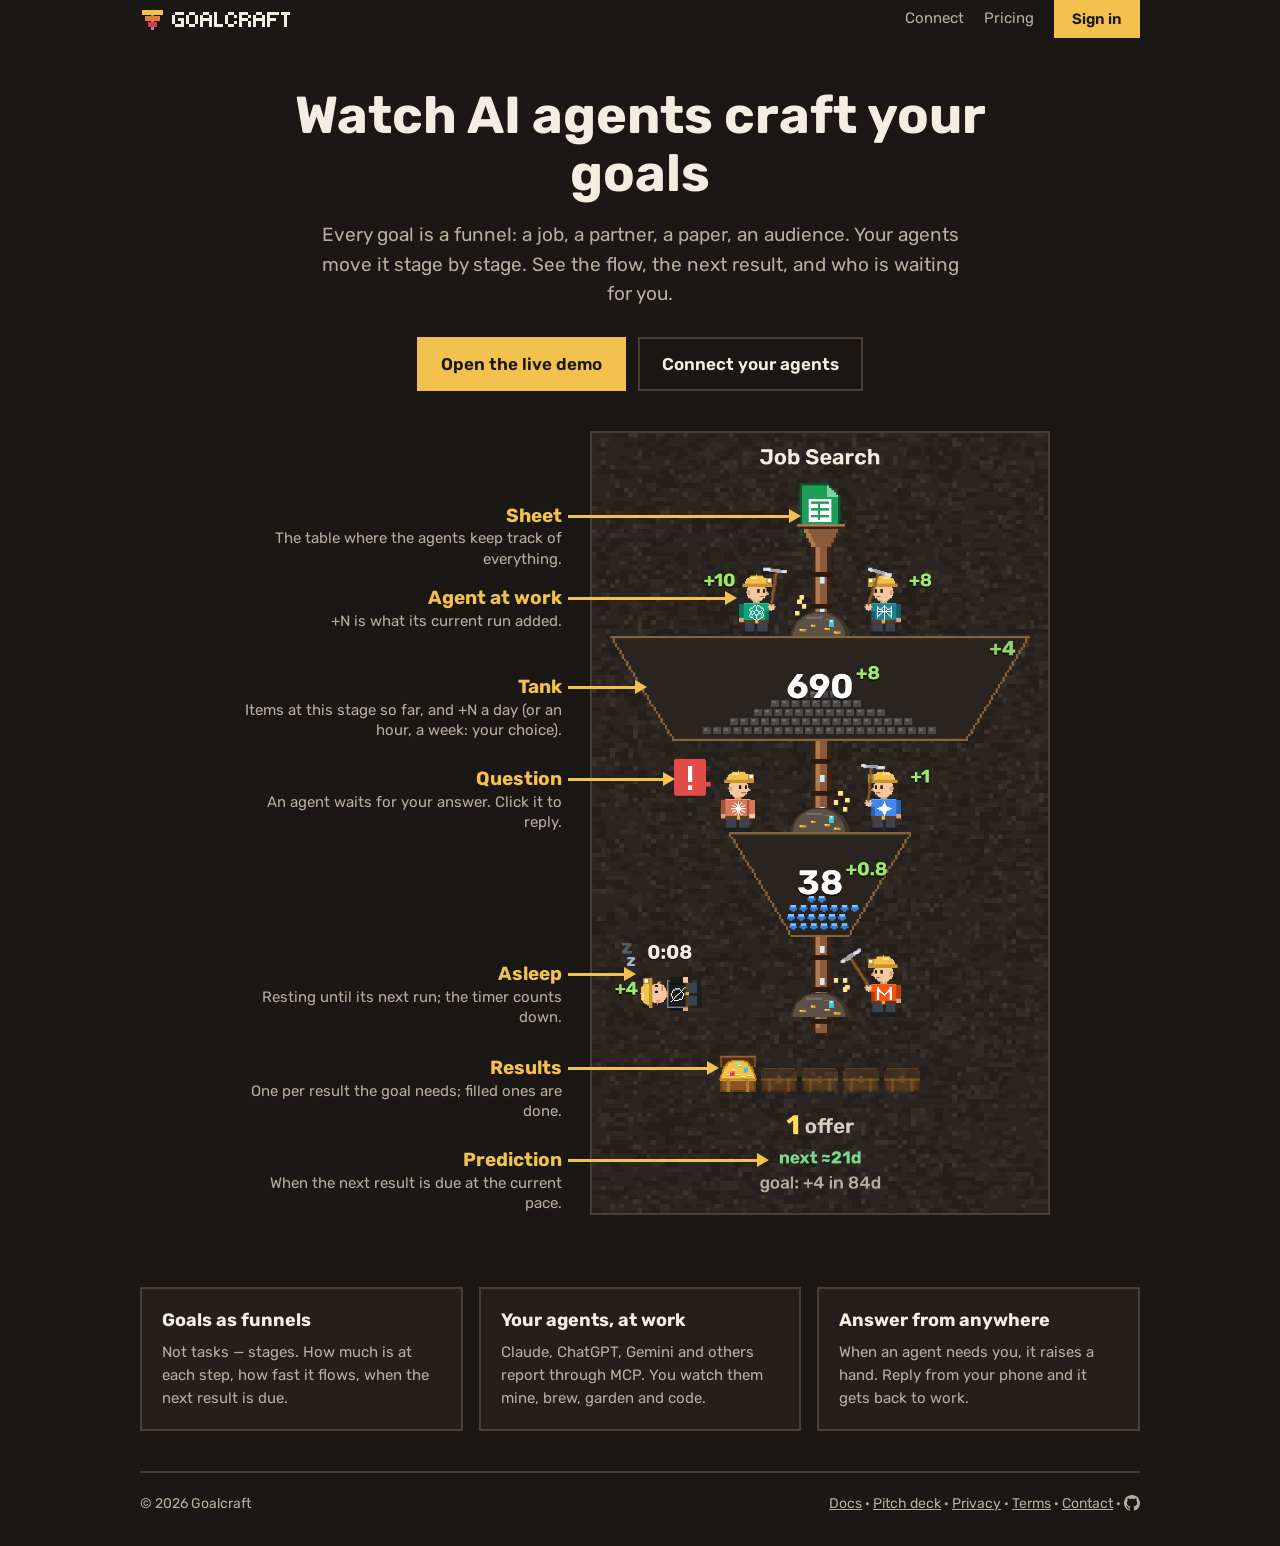
<file: index.html>
<!doctype html>
<html lang="en" translate="no">
<head>
  <meta charset="utf-8">
  <!-- The site translates itself (src/i18n.js): no browser translation on top of it. -->
  <meta name="google" content="notranslate">
  <meta name="viewport" content="width=device-width, initial-scale=1">
  <link rel="icon" href="favicon.svg" type="image/svg+xml">
  <link rel="icon" href="favicon.png" sizes="32x32" type="image/png">
  <link rel="apple-touch-icon" href="apple-touch-icon.png">
  <title>Goalcraft</title>
  <!-- Link previews (Telegram, X, Slack…) -->
  <meta property="og:type" content="website">
  <meta property="og:site_name" content="Goalcraft">
  <meta property="og:title" content="Goalcraft">
  <meta property="og:description" content="Watch AI agents craft your goals.">
  <meta property="og:url" content="https://goalcraft.ai/">
  <meta property="og:image" content="https://goalcraft.ai/docs/img/og.png">
  <meta property="og:image:width" content="1200">
  <meta property="og:image:height" content="630">
  <meta name="twitter:card" content="summary_large_image">
  <meta name="description" content="Watch AI agents craft your goals.">
  <link rel="preconnect" href="https://fonts.googleapis.com">
  <link rel="preconnect" href="https://fonts.gstatic.com" crossorigin>
  <link href="https://fonts.googleapis.com/css2?family=Tiny5&family=Rubik:wght@400;500;600;700&family=Noto+Sans+SC:wght@400;500;700&family=Noto+Sans+Thai:wght@400;500;700&family=Be+Vietnam+Pro:wght@400;500;600;700&family=Noto+Sans+JP:wght@400;500;700&display=swap" rel="stylesheet">
  <link rel="stylesheet" href="site.css?v=5f83323d">
</head>
<body>
  <div class="wrap">
    <nav>
      <a class="logo" href="./"><img class="mark" src="favicon.svg" alt="" width="24" height="24">Goalcraft</a>
      <div class="links">
        <a class="wide" href="connect/" data-i18n="nav.connect">Connect</a>
        <a href="pricing/" data-i18n="nav.pricing">Pricing</a>
        <a class="signin" href="login/" data-i18n="nav.signin">Sign in</a>
      </div>
    </nav>

    <section class="hero">
      <h1 data-i18n="home.h1">Watch AI agents craft your goals</h1>
      <p class="lead" data-i18n="home.lead">Every goal is a funnel: a job, a partner, a paper, an audience. Your agents move it stage by stage. See the flow, the next result, and who is waiting for you.</p>
      <div class="cta">
        <a class="btn primary" href="demo/" data-i18n="home.demo">Open the live demo</a>
        <a class="btn" href="connect/" data-i18n="home.connect">Connect your agents</a>
      </div>
      <!-- One funnel of the demo with what each part means: the picture is the funnel alone
           (tools/render-docs.html renders it), the labels are text in the page's language, each
           at its part's height (--y) with an arrow to it (--x), as fractions of the picture. -->
      <div class="guide">
        <img src="docs/img/funnel-plain.png" alt="One goal funnel of the demo" data-i18n-attr="alt:home.shotAlt" width="800" height="1368">
        <div class="note" style="--x:0.455;--y:0.108"><b data-i18n="guide.sheet.h">Sheet</b><span data-i18n="guide.sheet">The table where the agents keep track of everything.</span></div>
        <div class="note" style="--x:0.315;--y:0.213"><b data-i18n="guide.work.h">Agent at work</b><span data-i18n="guide.work">+N is what its current run added.</span></div>
        <div class="note" style="--x:0.12;--y:0.327"><b data-i18n="guide.tank.h">Tank</b><span data-i18n="guide.tank">Items at this stage so far, and +N a day.</span></div>
        <div class="note" style="--x:0.18;--y:0.444"><b data-i18n="guide.question.h">Question</b><span data-i18n="guide.question">An agent waits for your answer. Click it to reply.</span></div>
        <div class="note" style="--x:0.095;--y:0.693"><b data-i18n="guide.asleep.h">Asleep</b><span data-i18n="guide.asleep">Resting until its next run; the timer counts down.</span></div>
        <div class="note" style="--x:0.275;--y:0.813"><b data-i18n="guide.results.h">Results</b><span data-i18n="guide.results">One per result the goal needs; filled ones are done.</span></div>
        <div class="note" style="--x:0.385;--y:0.93"><b data-i18n="guide.prediction.h">Prediction</b><span data-i18n="guide.prediction">When the next result is due at the current pace.</span></div>
      </div>
    </section>

    <section class="points">
      <div class="point">
        <h3 data-i18n="home.p1h">Goals as funnels</h3>
        <p data-i18n="home.p1">Not tasks — stages. How much is at each step, how fast it flows, when the next result is due.</p>
      </div>
      <div class="point">
        <h3 data-i18n="home.p2h">Your agents, at work</h3>
        <p data-i18n="home.p2">Claude, ChatGPT, Gemini and others report through MCP. You watch them mine, brew, garden and code.</p>
      </div>
      <div class="point">
        <h3 data-i18n="home.p3h">Answer from anywhere</h3>
        <p data-i18n="home.p3">When an agent needs you, it raises a hand. Reply from your phone and it gets back to work.</p>
      </div>
    </section>

    <footer>
      <span data-i18n="footer.built">© 2026 Goalcraft</span>
      <span><a href="https://github.com/oponfil/goalcraft/blob/main/docs/MCP.md" target="_blank" rel="noopener" data-i18n="footer.docs">Docs</a> · <a href="deck/" target="_blank" rel="noopener" data-i18n="footer.deck">Pitch deck</a> · <a href="privacy/" data-i18n="footer.privacy">Privacy</a> · <a href="terms/" data-i18n="footer.terms">Terms</a> · <a href="contact/" data-i18n="footer.contact">Contact</a> · <a class="gh" href="https://github.com/oponfil/goalcraft" target="_blank" rel="noopener" aria-label="GitHub" title="GitHub"><svg viewBox="0 0 16 16" width="16" height="16" aria-hidden="true"><path fill="currentColor" d="M8 0C3.58 0 0 3.58 0 8c0 3.54 2.29 6.53 5.47 7.59.4.07.55-.17.55-.38 0-.19-.01-.82-.01-1.49-2.01.37-2.53-.49-2.69-.94-.09-.23-.48-.94-.82-1.13-.28-.15-.68-.52-.01-.53.63-.01 1.08.58 1.23.82.72 1.21 1.87.87 2.33.66.07-.52.28-.87.51-1.07-1.78-.2-3.64-.89-3.64-3.95 0-.87.31-1.59.82-2.15-.08-.2-.36-1.02.08-2.12 0 0 .67-.21 2.2.82.64-.18 1.32-.27 2-.27.68 0 1.36.09 2 .27 1.53-1.04 2.2-.82 2.2-.82.44 1.1.16 1.92.08 2.12.51.56.82 1.27.82 2.15 0 3.07-1.87 3.75-3.65 3.95.29.25.54.73.54 1.48 0 1.07-.01 1.93-.01 2.2 0 .21.15.46.55.38A8.013 8.013 0 0016 8c0-4.42-3.58-8-8-8z"/></svg></a></span>
    </footer>
  </div>
  <script type="module" src="src/nav.js?v=5f83323d"></script>
  <script type="module" src="src/guide-live.js?v=5f83323d"></script>
</body>
</html>
</file>
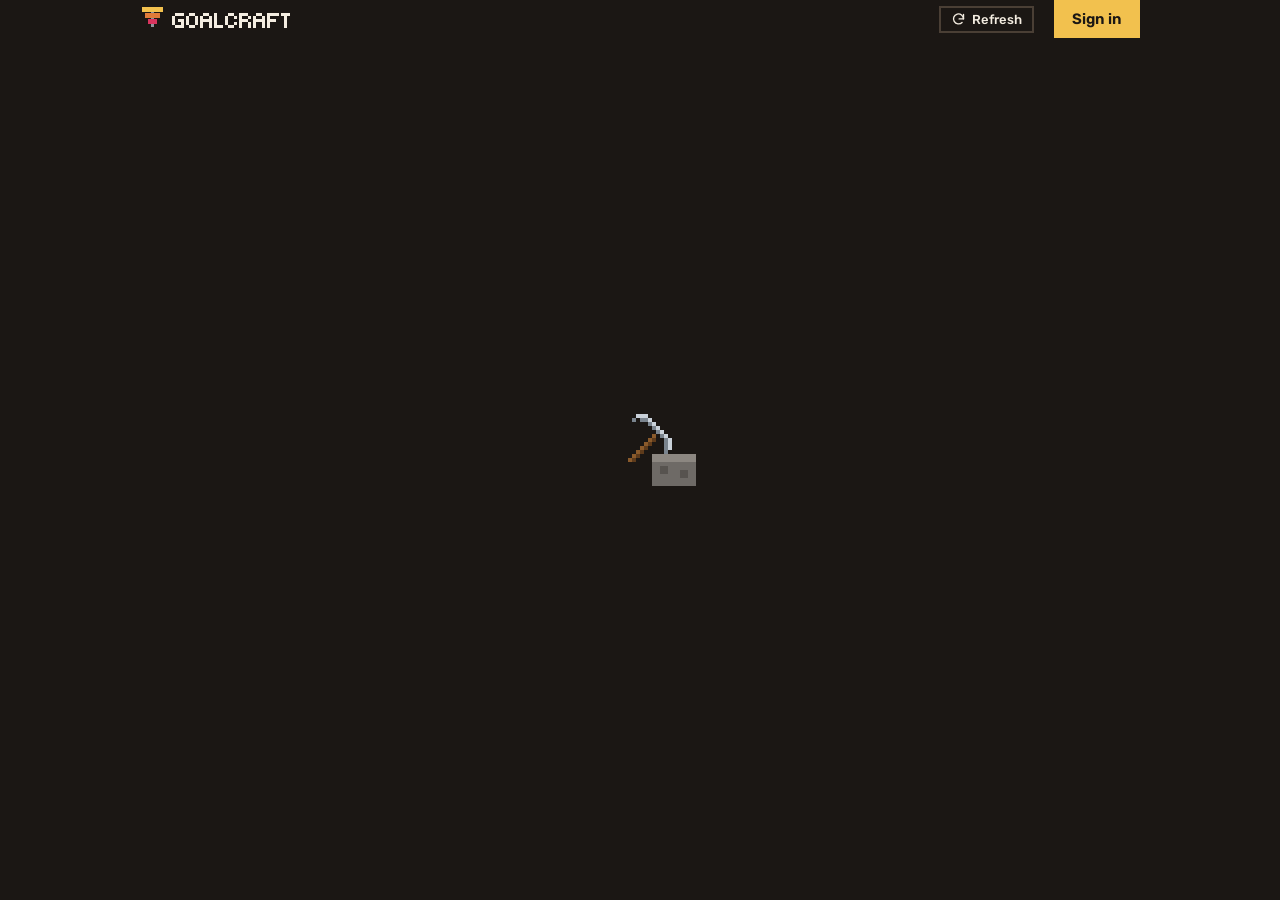
<file: app/index.html>
<!doctype html>
<html lang="en" translate="no">
<head>
  <meta charset="utf-8">
  <!-- The site translates itself (src/i18n.js): no browser translation on top of it. -->
  <meta name="google" content="notranslate">
  <meta name="viewport" content="width=device-width, initial-scale=1">
  <link rel="icon" href="../favicon.svg" type="image/svg+xml">
  <link rel="icon" href="../favicon.png" sizes="32x32" type="image/png">
  <link rel="apple-touch-icon" href="../apple-touch-icon.png">
  <title>Goals — Goalcraft</title>
  <link rel="preconnect" href="https://fonts.googleapis.com">
  <link rel="preconnect" href="https://fonts.gstatic.com" crossorigin>
  <link href="https://fonts.googleapis.com/css2?family=Tiny5&family=Rubik:wght@400;500;600;700&family=Noto+Sans+SC:wght@400;500;700&family=Noto+Sans+Thai:wght@400;500;700&family=Be+Vietnam+Pro:wght@400;500;600;700&family=Noto+Sans+JP:wght@400;500;700&display=swap" rel="stylesheet">
  <link rel="stylesheet" href="../dashboard.css?v=5f83323d">
</head>
<body>
  <nav class="sitebar">
    <a class="logo" href="../"><img class="mark" src="../favicon.svg" alt="" width="24" height="24">Goalcraft</a>
    <div class="links">
      <span class="updated wide" id="day"></span><button id="refresh" class="refresh" title="Refresh now" data-i18n-attr="title:app.refreshTitle"><svg viewBox="0 0 24 24" width="15" height="15" fill="none" stroke="currentColor" stroke-width="2.2" stroke-linecap="round" stroke-linejoin="round" aria-hidden="true"><path d="M20 11a8 8 0 1 0-2.3 5.7"/><path d="M20 4v7h-7"/></svg><span class="wide" data-i18n="app.refresh">Refresh</span></button>
      <a class="signin" href="../login/" data-i18n="nav.signin">Sign in</a>
    </div>
  </nav>
  <header id="titles">
    <div id="titles-track"></div>
    <div id="clock"></div>
  </header>
  <!-- Shown until the board is drawn. -->
  <div class="loader" role="status" aria-label="Loading"><svg viewBox="0 0 32 22" width="128" height="88" shape-rendering="crispEdges" aria-hidden="true"><g><rect x="19" y="12" width="11" height="8" fill="#6E6A66"/><rect x="19" y="12" width="11" height="2" fill="#8C8781"/><rect x="21" y="15" width="2" height="2" fill="#57534F"/><rect x="26" y="16" width="2" height="2" fill="#57534F"/></g><g class="spark"><rect x="26" y="9" width="1" height="1" fill="#F2C14E"/><rect x="27" y="7" width="1" height="1" fill="#FFE08A"/><rect x="25" y="6" width="1" height="1" fill="#F2C14E"/><rect x="21" y="9" width="1" height="1" fill="#F2C14E"/></g><g class="pick"><rect x="13" y="13" width="1" height="1" fill="#8A5A2B"/><rect x="14" y="12" width="1" height="1" fill="#8A5A2B"/><rect x="15" y="11" width="1" height="1" fill="#8A5A2B"/><rect x="16" y="10" width="1" height="1" fill="#8A5A2B"/><rect x="17" y="9" width="1" height="1" fill="#8A5A2B"/><rect x="18" y="8" width="1" height="1" fill="#8A5A2B"/><rect x="19" y="7" width="1" height="1" fill="#8A5A2B"/><rect x="14" y="13" width="1" height="1" fill="#5E3B1B"/><rect x="15" y="12" width="1" height="1" fill="#5E3B1B"/><rect x="16" y="11" width="1" height="1" fill="#5E3B1B"/><rect x="17" y="10" width="1" height="1" fill="#5E3B1B"/><rect x="18" y="9" width="1" height="1" fill="#5E3B1B"/><rect x="19" y="8" width="1" height="1" fill="#5E3B1B"/><rect x="15" y="2" width="1" height="1" fill="#C9D1D9"/><rect x="16" y="2" width="1" height="1" fill="#C9D1D9"/><rect x="17" y="2" width="1" height="1" fill="#C9D1D9"/><rect x="18" y="3" width="1" height="1" fill="#C9D1D9"/><rect x="19" y="4" width="1" height="1" fill="#C9D1D9"/><rect x="20" y="5" width="1" height="1" fill="#C9D1D9"/><rect x="21" y="6" width="1" height="1" fill="#C9D1D9"/><rect x="22" y="7" width="1" height="1" fill="#C9D1D9"/><rect x="23" y="8" width="1" height="1" fill="#C9D1D9"/><rect x="23" y="9" width="1" height="1" fill="#C9D1D9"/><rect x="23" y="10" width="1" height="1" fill="#C9D1D9"/><rect x="14" y="3" width="1" height="1" fill="#7A848E"/><rect x="16" y="3" width="1" height="1" fill="#7A848E"/><rect x="17" y="3" width="1" height="1" fill="#7A848E"/><rect x="18" y="4" width="1" height="1" fill="#7A848E"/><rect x="19" y="5" width="1" height="1" fill="#7A848E"/><rect x="20" y="6" width="1" height="1" fill="#7A848E"/><rect x="21" y="7" width="1" height="1" fill="#7A848E"/><rect x="22" y="8" width="1" height="1" fill="#7A848E"/><rect x="22" y="9" width="1" height="1" fill="#7A848E"/><rect x="22" y="10" width="1" height="1" fill="#7A848E"/><rect x="22" y="11" width="1" height="1" fill="#7A848E"/></g></svg></div>
  <main id="scroller">
    <canvas id="scene" hidden></canvas>
    <section class="connect" id="connect" hidden>
      <h1 data-i18n="connect.empty.h1">Connect your agents</h1>
      <p data-i18n="connect.intro">Paste this into your agent: Claude, ChatGPT, Cursor or any other that supports MCP. It connects Goalcraft, or tells you how.</p>
      <pre data-connect-prompt></pre>
      <p data-i18n-html="connect.empty.after">Then tell it which goal to work on, and your funnels appear here. Not sure what it will look like? <a href="../demo/">See the demo</a>.</p>
    </section>
  </main>
  <div id="pop" hidden></div>

  <script type="module">
    import { supabase } from '../src/auth.js?v=5f83323d';
    import { setUpConnect } from '../src/connect.js?v=5f83323d';
    import { loadFunnels, answer, watch, runs, closeReplies } from '../src/live.js?v=5f83323d';
    import { mountDashboard } from '../src/dashboard.js?v=5f83323d';
    import { t, fmtDuration } from '../src/i18n.js?v=5f83323d';

    // Coming back from an email link, supabase-js reads the session from the URL.
    const { data: { session } } = await supabase.auth.getSession();
    // Not signed in. A sign-in link that failed (used already or expired) comes back with
    // #error=…: pass it on so the sign-in page can say what happened.
    if (!session) location.replace('../login/' + (/[#&]error/.test(location.hash) ? location.hash : ''));
    else {
      // Drop the leftover '#' from the sign-in redirect.
      if (location.hash || location.search) history.replaceState(null, '', location.pathname);
      setUpConnect(document.getElementById('connect'));
      start();
    }

    // The person's funnels, redrawn whenever an agent writes.
    async function start() {
      const canvas = document.getElementById('scene'), connect = document.getElementById('connect');
      let board = null, pending = false;
      const show = funnels => {
        const empty = !funnels.length;
        connect.hidden = !empty;
        canvas.hidden = empty;
        document.getElementById('titles').hidden = empty;
        if (empty) { document.body.classList.add('ready'); return; }
        if (!board) board = mountDashboard(funnels, { live: true, onAnswer: answer, runs, onCloseReplies: closeReplies, orderKey: 'goalcraft-order-live' });
        else if (!board.setFunnels(funnels)) pending = true; // the person is typing an answer
      };
      // "Updated 12s ago" next to a Refresh button, like a live dashboard.
      const day = document.getElementById('day'), button = document.getElementById('refresh');
      let loadedAt = null;
      const ago = () => {
        if (!loadedAt) return;
        const sec = Math.round((Date.now() - loadedAt) / 1000);
        day.textContent = t('app.updated', fmtDuration(sec));
      };
      setInterval(ago, 1000);
      const refresh = async () => {
        button.disabled = true;
        try { pending = false; show(await loadFunnels()); loadedAt = Date.now(); ago(); }
        catch (e) { console.error(e); day.textContent = t('app.failed'); document.body.classList.add('ready'); }
        button.disabled = false;
      };
      button.addEventListener('click', refresh);
      await refresh();
      watch(refresh);
      // Flows and timers move with time even when nobody writes.
      setInterval(refresh, 60e3);
      document.addEventListener('focusout', () => { if (pending) refresh(); });
    }
  </script>
  <script type="module" src="../src/nav.js?v=5f83323d"></script>
</body>
</html>
</file>
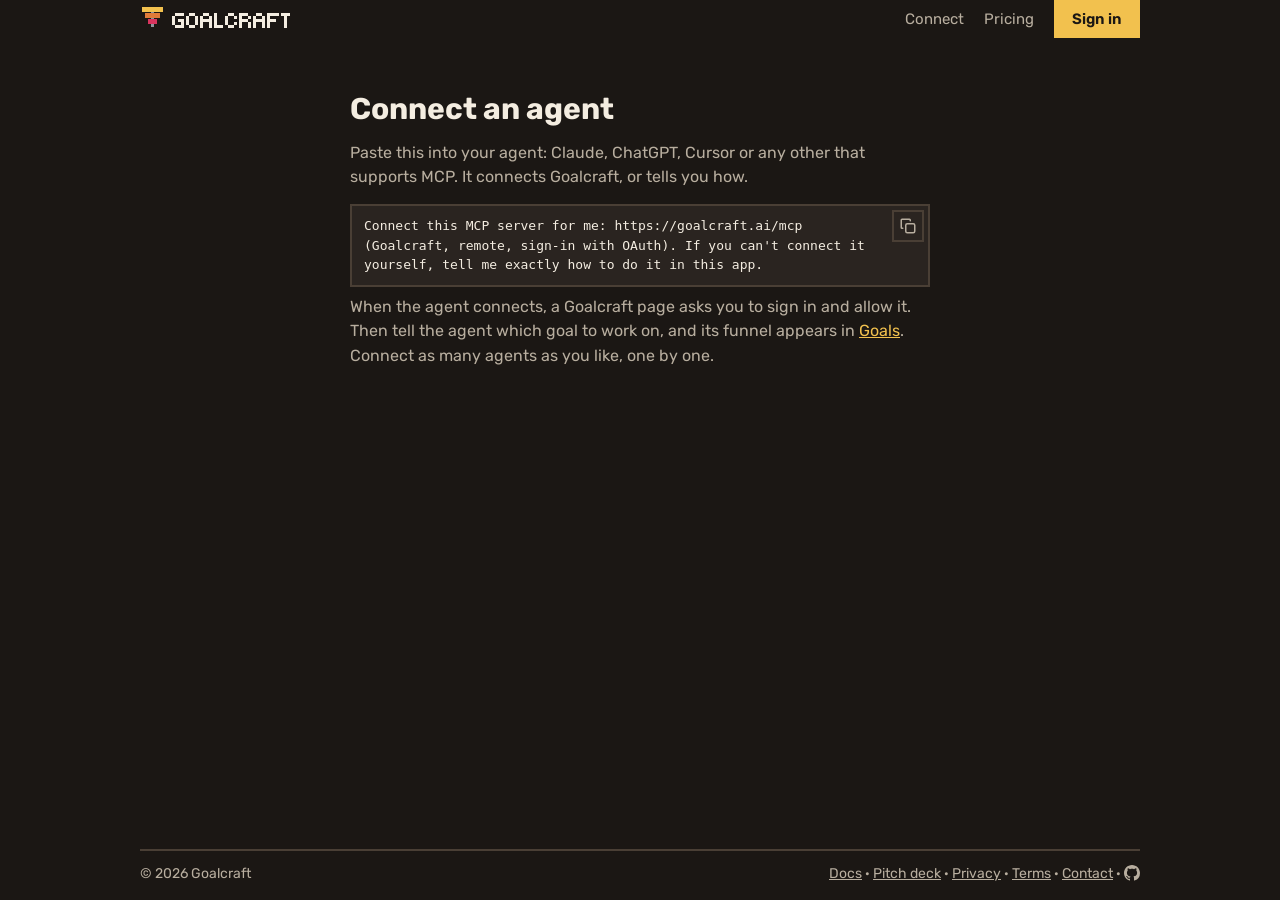
<file: connect/index.html>
<!doctype html>
<html lang="en" translate="no">
<head>
  <meta charset="utf-8">
  <!-- The site translates itself (src/i18n.js): no browser translation on top of it. -->
  <meta name="google" content="notranslate">
  <meta name="viewport" content="width=device-width, initial-scale=1">
  <link rel="icon" href="../favicon.svg" type="image/svg+xml">
  <link rel="icon" href="../favicon.png" sizes="32x32" type="image/png">
  <link rel="apple-touch-icon" href="../apple-touch-icon.png">
  <title>Connect an agent — Goalcraft</title>
  <meta name="description" content="Connect Claude, ChatGPT or any MCP agent to Goalcraft with one prompt.">
  <!-- Link previews (Telegram, X, Slack…) -->
  <meta property="og:type" content="website">
  <meta property="og:site_name" content="Goalcraft">
  <meta property="og:title" content="Connect an agent — Goalcraft">
  <meta property="og:description" content="Connect Claude, ChatGPT or any MCP agent to Goalcraft with one prompt.">
  <meta property="og:url" content="https://goalcraft.ai/connect/">
  <meta property="og:image" content="https://goalcraft.ai/docs/img/og.png">
  <meta property="og:image:width" content="1200">
  <meta property="og:image:height" content="630">
  <meta name="twitter:card" content="summary_large_image">
  <link rel="preconnect" href="https://fonts.googleapis.com">
  <link rel="preconnect" href="https://fonts.gstatic.com" crossorigin>
  <link href="https://fonts.googleapis.com/css2?family=Tiny5&family=Rubik:wght@400;500;600;700&family=Noto+Sans+SC:wght@400;500;700&family=Noto+Sans+Thai:wght@400;500;700&family=Be+Vietnam+Pro:wght@400;500;600;700&family=Noto+Sans+JP:wght@400;500;700&display=swap" rel="stylesheet">
  <link rel="stylesheet" href="../dashboard.css?v=5f83323d">
</head>
<body>
  <nav class="sitebar">
    <a class="logo" href="../"><img class="mark" src="../favicon.svg" alt="" width="24" height="24">Goalcraft</a>
    <div class="links">
      <a class="wide" href="../connect/" data-i18n="nav.connect">Connect</a>
      <a href="../pricing/" data-i18n="nav.pricing">Pricing</a>
      <a class="signin" href="../login/" data-i18n="nav.signin">Sign in</a>
    </div>
  </nav>
  <main class="page">
    <section class="connect">
      <h1 data-i18n="connect.h1">Connect an agent</h1>
      <p data-i18n="connect.intro">Paste this into your agent: Claude, ChatGPT, Cursor or any other that supports MCP. It connects Goalcraft, or tells you how.</p>
      <pre data-connect-prompt></pre>
      <p data-i18n-html="connect.after">When the agent connects, a Goalcraft page asks you to sign in and allow it. Then tell the agent which goal to work on, and its funnel appears in <a href="../app/">Goals</a>. Connect as many agents as you like, one by one.</p>
    </section>
    <footer class="sitefoot">
      <span data-i18n="footer.built">© 2026 Goalcraft</span>
      <span><a href="https://github.com/oponfil/goalcraft/blob/main/docs/MCP.md" target="_blank" rel="noopener" data-i18n="footer.docs">Docs</a> · <a href="../deck/" target="_blank" rel="noopener" data-i18n="footer.deck">Pitch deck</a> · <a href="../privacy/" data-i18n="footer.privacy">Privacy</a> · <a href="../terms/" data-i18n="footer.terms">Terms</a> · <a href="../contact/" data-i18n="footer.contact">Contact</a> · <a class="gh" href="https://github.com/oponfil/goalcraft" target="_blank" rel="noopener" aria-label="GitHub" title="GitHub"><svg viewBox="0 0 16 16" width="16" height="16" aria-hidden="true"><path fill="currentColor" d="M8 0C3.58 0 0 3.58 0 8c0 3.54 2.29 6.53 5.47 7.59.4.07.55-.17.55-.38 0-.19-.01-.82-.01-1.49-2.01.37-2.53-.49-2.69-.94-.09-.23-.48-.94-.82-1.13-.28-.15-.68-.52-.01-.53.63-.01 1.08.58 1.23.82.72 1.21 1.87.87 2.33.66.07-.52.28-.87.51-1.07-1.78-.2-3.64-.89-3.64-3.95 0-.87.31-1.59.82-2.15-.08-.2-.36-1.02.08-2.12 0 0 .67-.21 2.2.82.64-.18 1.32-.27 2-.27.68 0 1.36.09 2 .27 1.53-1.04 2.2-.82 2.2-.82.44 1.1.16 1.92.08 2.12.51.56.82 1.27.82 2.15 0 3.07-1.87 3.75-3.65 3.95.29.25.54.73.54 1.48 0 1.07-.01 1.93-.01 2.2 0 .21.15.46.55.38A8.013 8.013 0 0016 8c0-4.42-3.58-8-8-8z"/></svg></a></span>
    </footer>
  </main>
  <script type="module">
    import { setUpConnect } from '../src/connect.js?v=5f83323d';
    setUpConnect();
  </script>
  <script type="module" src="../src/nav.js?v=5f83323d"></script>
</body>
</html>
</file>
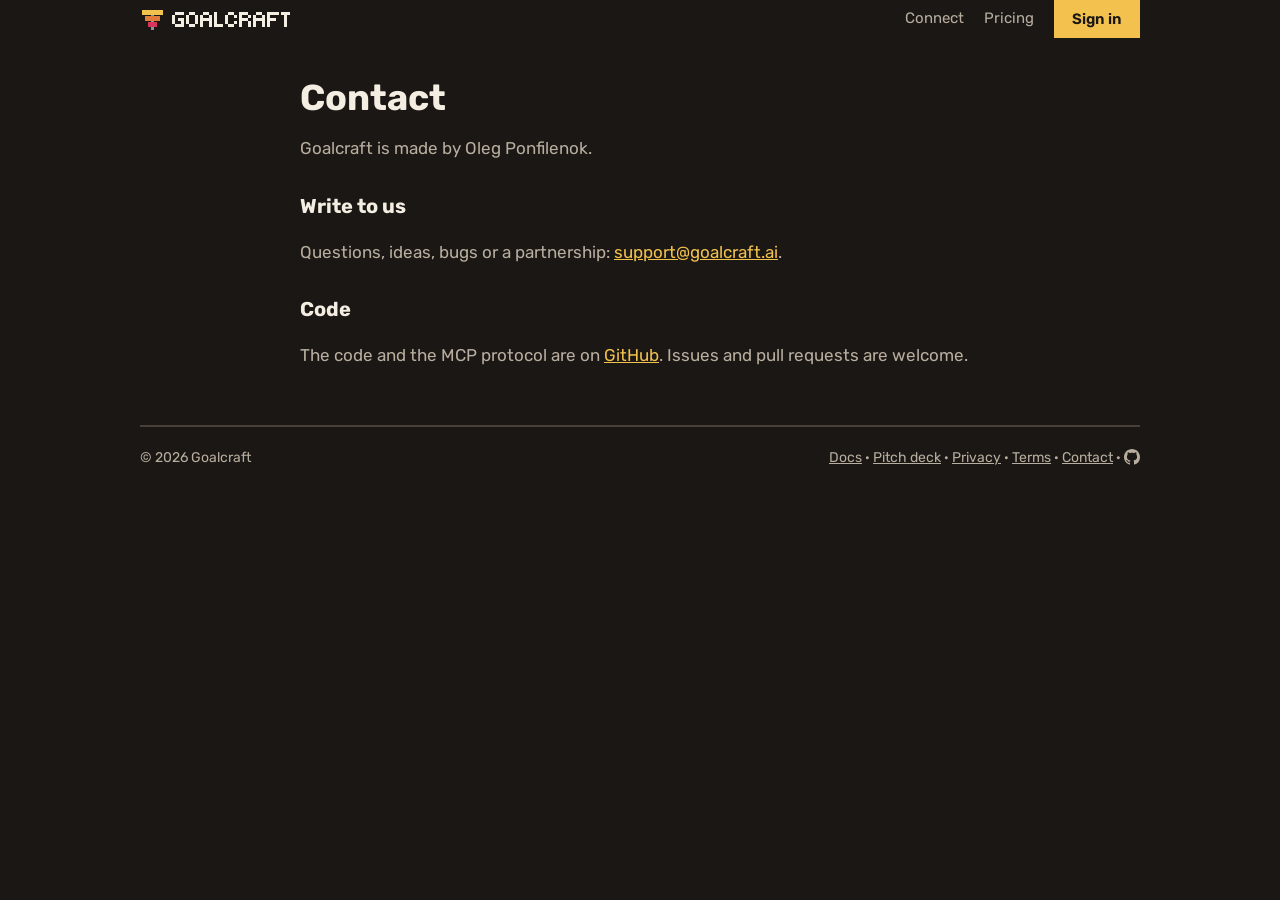
<file: contact/index.html>
<!doctype html>
<html lang="en" translate="no">
<head>
  <meta charset="utf-8">
  <!-- The site translates itself (src/i18n.js): no browser translation on top of it. -->
  <meta name="google" content="notranslate">
  <meta name="viewport" content="width=device-width, initial-scale=1">
  <link rel="icon" href="../favicon.svg" type="image/svg+xml">
  <link rel="icon" href="../favicon.png" sizes="32x32" type="image/png">
  <link rel="apple-touch-icon" href="../apple-touch-icon.png">
  <title>Contact — Goalcraft</title>
  <meta name="description" content="How to reach the Goalcraft team.">
  <!-- Link previews (Telegram, X, Slack…) -->
  <meta property="og:type" content="website">
  <meta property="og:site_name" content="Goalcraft">
  <meta property="og:title" content="Contact — Goalcraft">
  <meta property="og:description" content="How to reach the Goalcraft team.">
  <meta property="og:url" content="https://goalcraft.ai/contact/">
  <meta property="og:image" content="https://goalcraft.ai/docs/img/og.png">
  <meta property="og:image:width" content="1200">
  <meta property="og:image:height" content="630">
  <meta name="twitter:card" content="summary_large_image">
  <link rel="preconnect" href="https://fonts.googleapis.com">
  <link rel="preconnect" href="https://fonts.gstatic.com" crossorigin>
  <link href="https://fonts.googleapis.com/css2?family=Tiny5&family=Rubik:wght@400;500;600;700&family=Noto+Sans+SC:wght@400;500;700&family=Noto+Sans+Thai:wght@400;500;700&family=Be+Vietnam+Pro:wght@400;500;600;700&family=Noto+Sans+JP:wght@400;500;700&display=swap" rel="stylesheet">
  <link rel="stylesheet" href="../site.css?v=5f83323d">
</head>
<body>
  <div class="wrap">
    <nav>
      <a class="logo" href="../"><img class="mark" src="../favicon.svg" alt="" width="24" height="24">Goalcraft</a>
      <div class="links">
        <a class="wide" href="../connect/" data-i18n="nav.connect">Connect</a>
        <a href="../pricing/" data-i18n="nav.pricing">Pricing</a>
        <a class="signin" href="../login/" data-i18n="nav.signin">Sign in</a>
      </div>
    </nav>

    <article class="doc">
      <h1 data-i18n="contact.h1">Contact</h1>
      <p data-i18n="contact.who">Goalcraft is made by Oleg Ponfilenok.</p>

      <h2 data-i18n="contact.h.write">Write to us</h2>
      <p data-i18n-html="contact.write">Questions, ideas, bugs or a partnership: <a href="mailto:support@goalcraft.ai">support@goalcraft.ai</a>.</p>

      <h2 data-i18n="contact.h.code">Code</h2>
      <p data-i18n-html="contact.code">The code and the MCP protocol are on <a href="https://github.com/oponfil/goalcraft" target="_blank" rel="noopener">GitHub</a>. Issues and pull requests are welcome.</p>
    </article>

    <footer>
      <span data-i18n="footer.built">© 2026 Goalcraft</span>
      <span><a href="https://github.com/oponfil/goalcraft/blob/main/docs/MCP.md" target="_blank" rel="noopener" data-i18n="footer.docs">Docs</a> · <a href="../deck/" target="_blank" rel="noopener" data-i18n="footer.deck">Pitch deck</a> · <a href="../privacy/" data-i18n="footer.privacy">Privacy</a> · <a href="../terms/" data-i18n="footer.terms">Terms</a> · <a href="../contact/" data-i18n="footer.contact">Contact</a> · <a class="gh" href="https://github.com/oponfil/goalcraft" target="_blank" rel="noopener" aria-label="GitHub" title="GitHub"><svg viewBox="0 0 16 16" width="16" height="16" aria-hidden="true"><path fill="currentColor" d="M8 0C3.58 0 0 3.58 0 8c0 3.54 2.29 6.53 5.47 7.59.4.07.55-.17.55-.38 0-.19-.01-.82-.01-1.49-2.01.37-2.53-.49-2.69-.94-.09-.23-.48-.94-.82-1.13-.28-.15-.68-.52-.01-.53.63-.01 1.08.58 1.23.82.72 1.21 1.87.87 2.33.66.07-.52.28-.87.51-1.07-1.78-.2-3.64-.89-3.64-3.95 0-.87.31-1.59.82-2.15-.08-.2-.36-1.02.08-2.12 0 0 .67-.21 2.2.82.64-.18 1.32-.27 2-.27.68 0 1.36.09 2 .27 1.53-1.04 2.2-.82 2.2-.82.44 1.1.16 1.92.08 2.12.51.56.82 1.27.82 2.15 0 3.07-1.87 3.75-3.65 3.95.29.25.54.73.54 1.48 0 1.07-.01 1.93-.01 2.2 0 .21.15.46.55.38A8.013 8.013 0 0016 8c0-4.42-3.58-8-8-8z"/></svg></a></span>
    </footer>
  </div>
  <script type="module" src="../src/nav.js?v=5f83323d"></script>
</body>
</html>
</file>
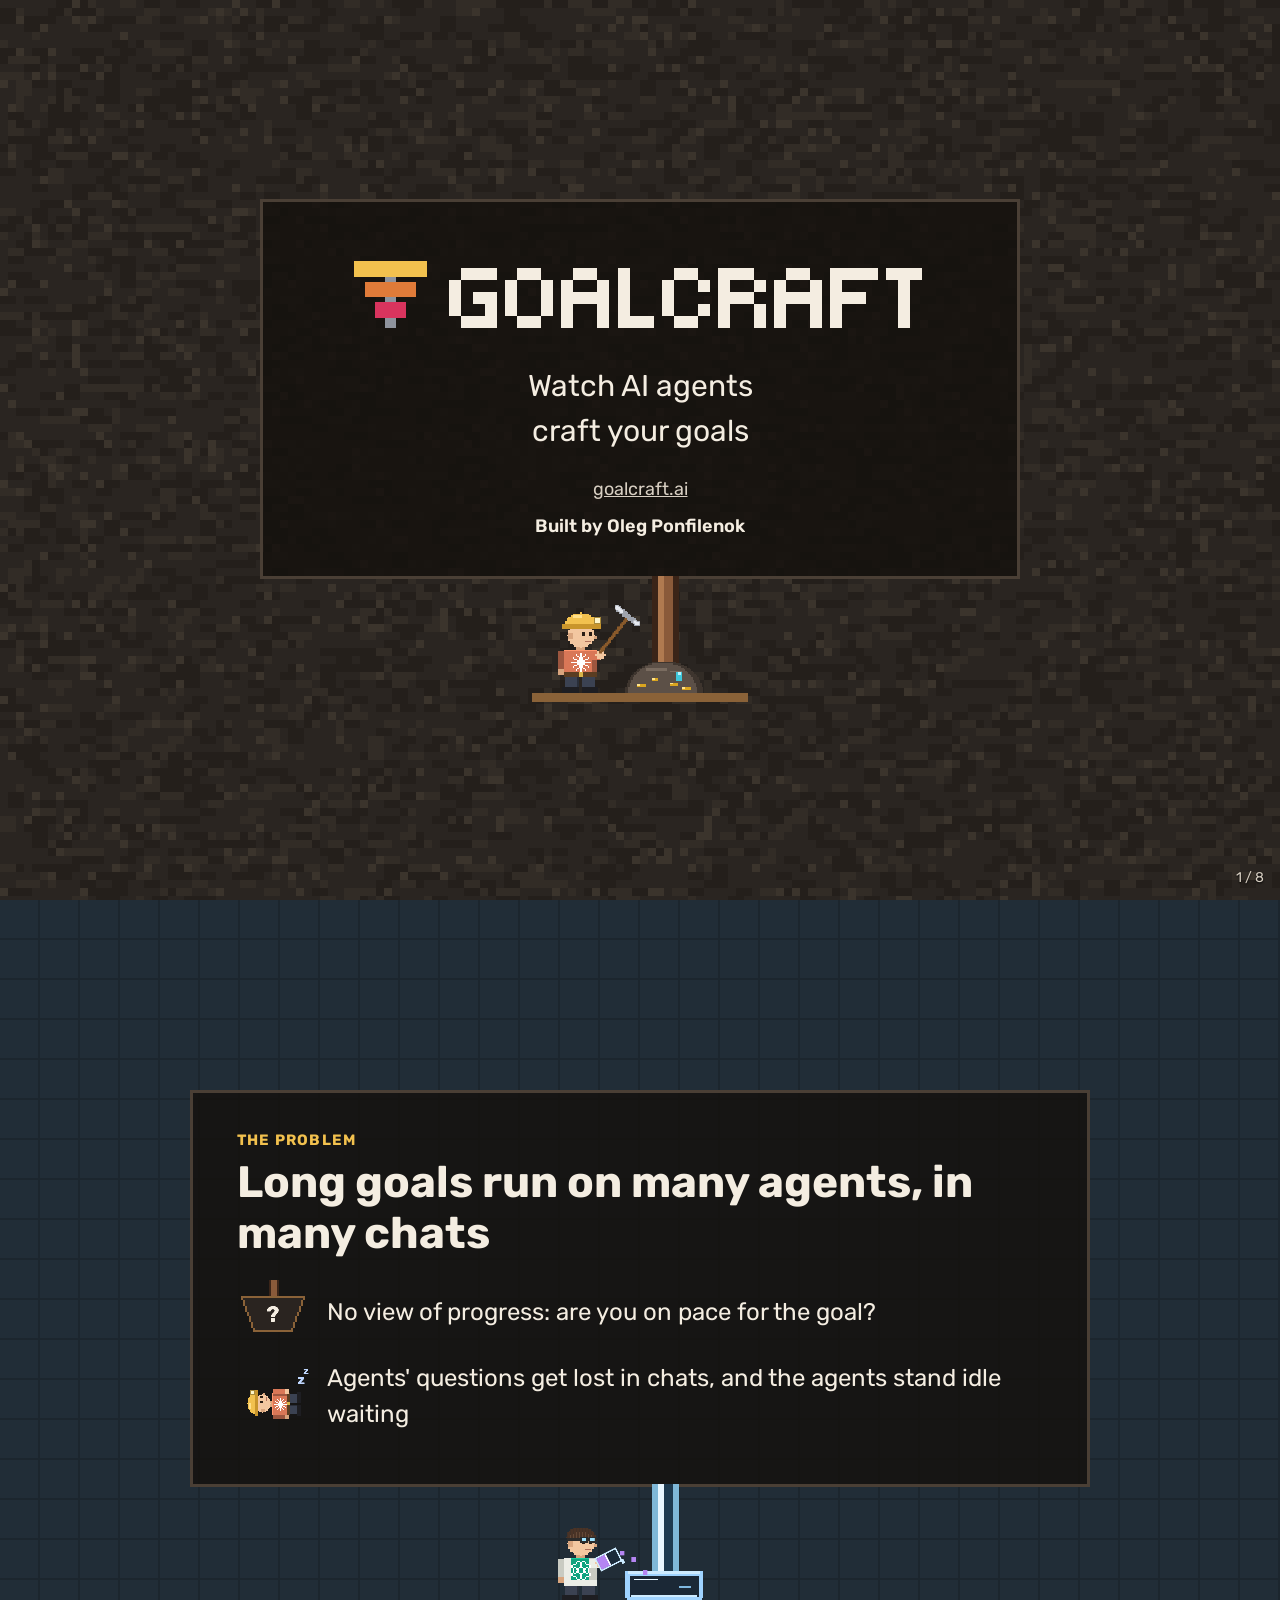
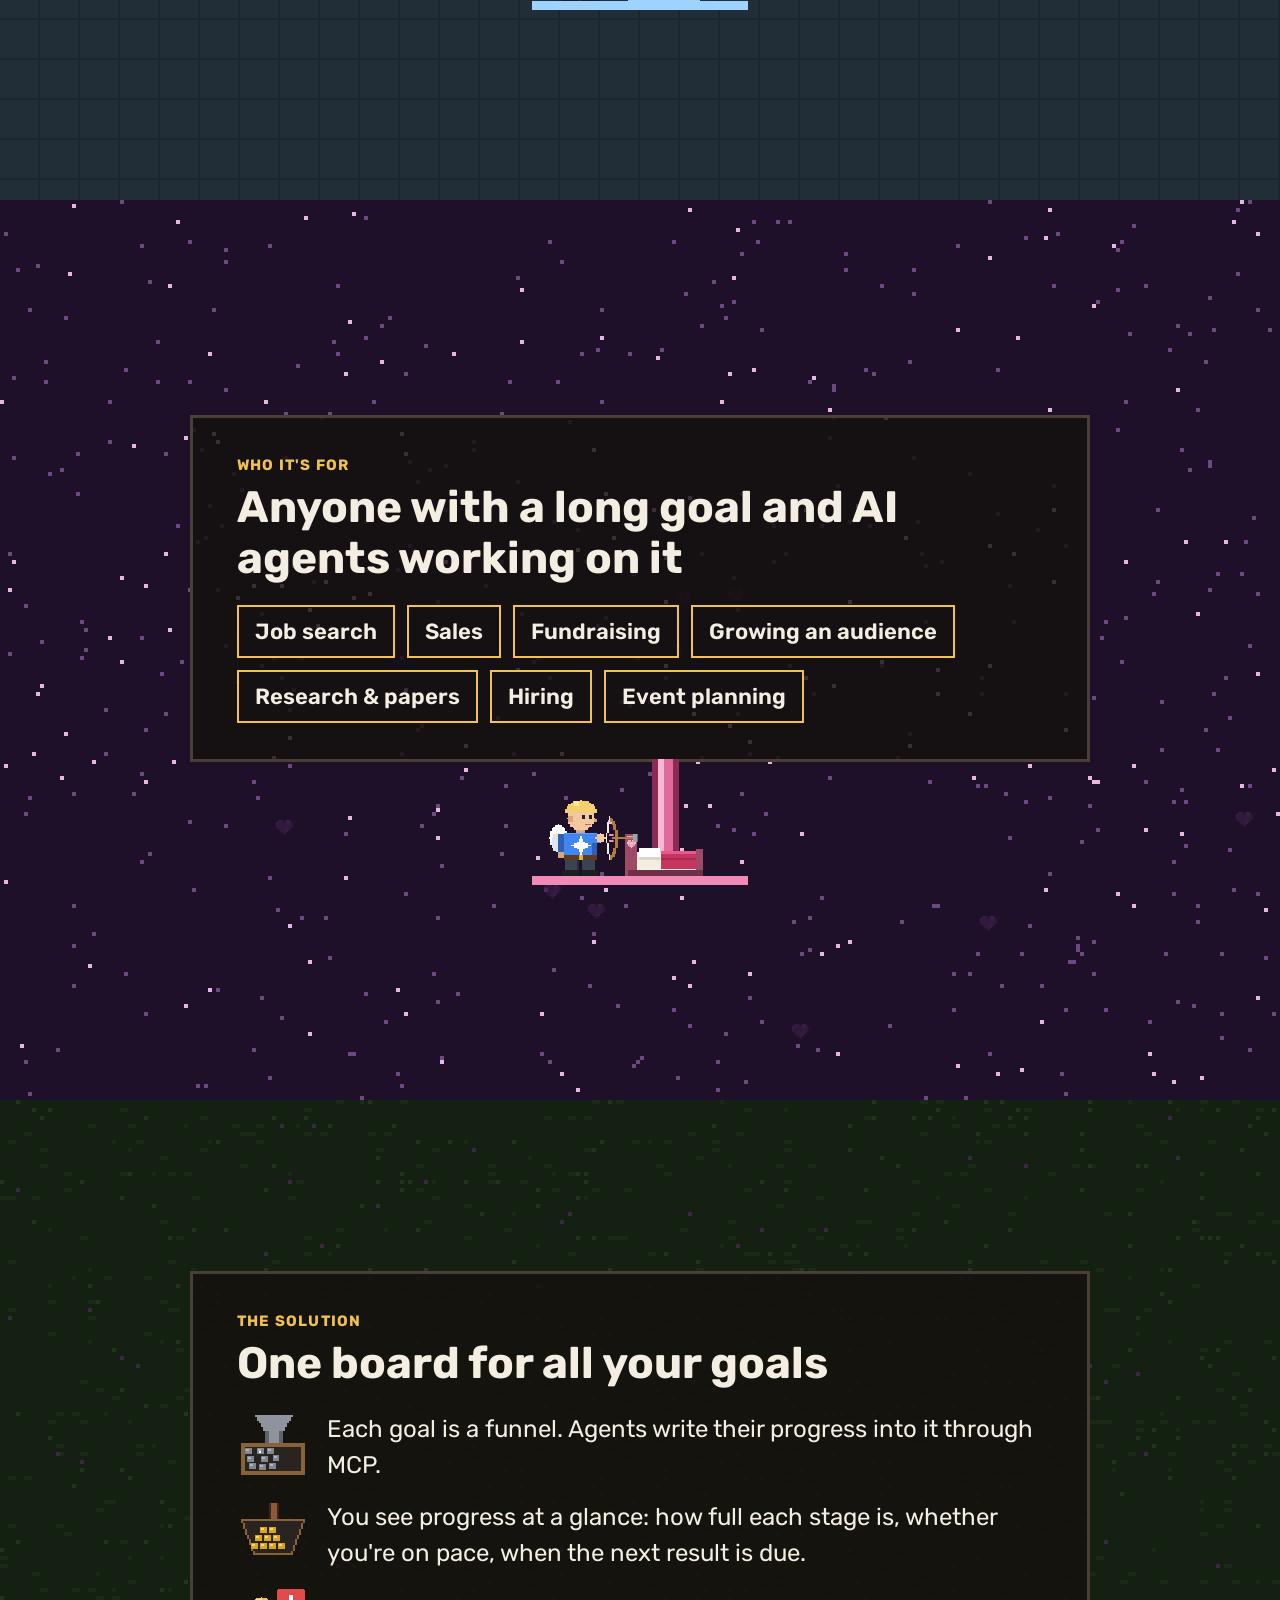
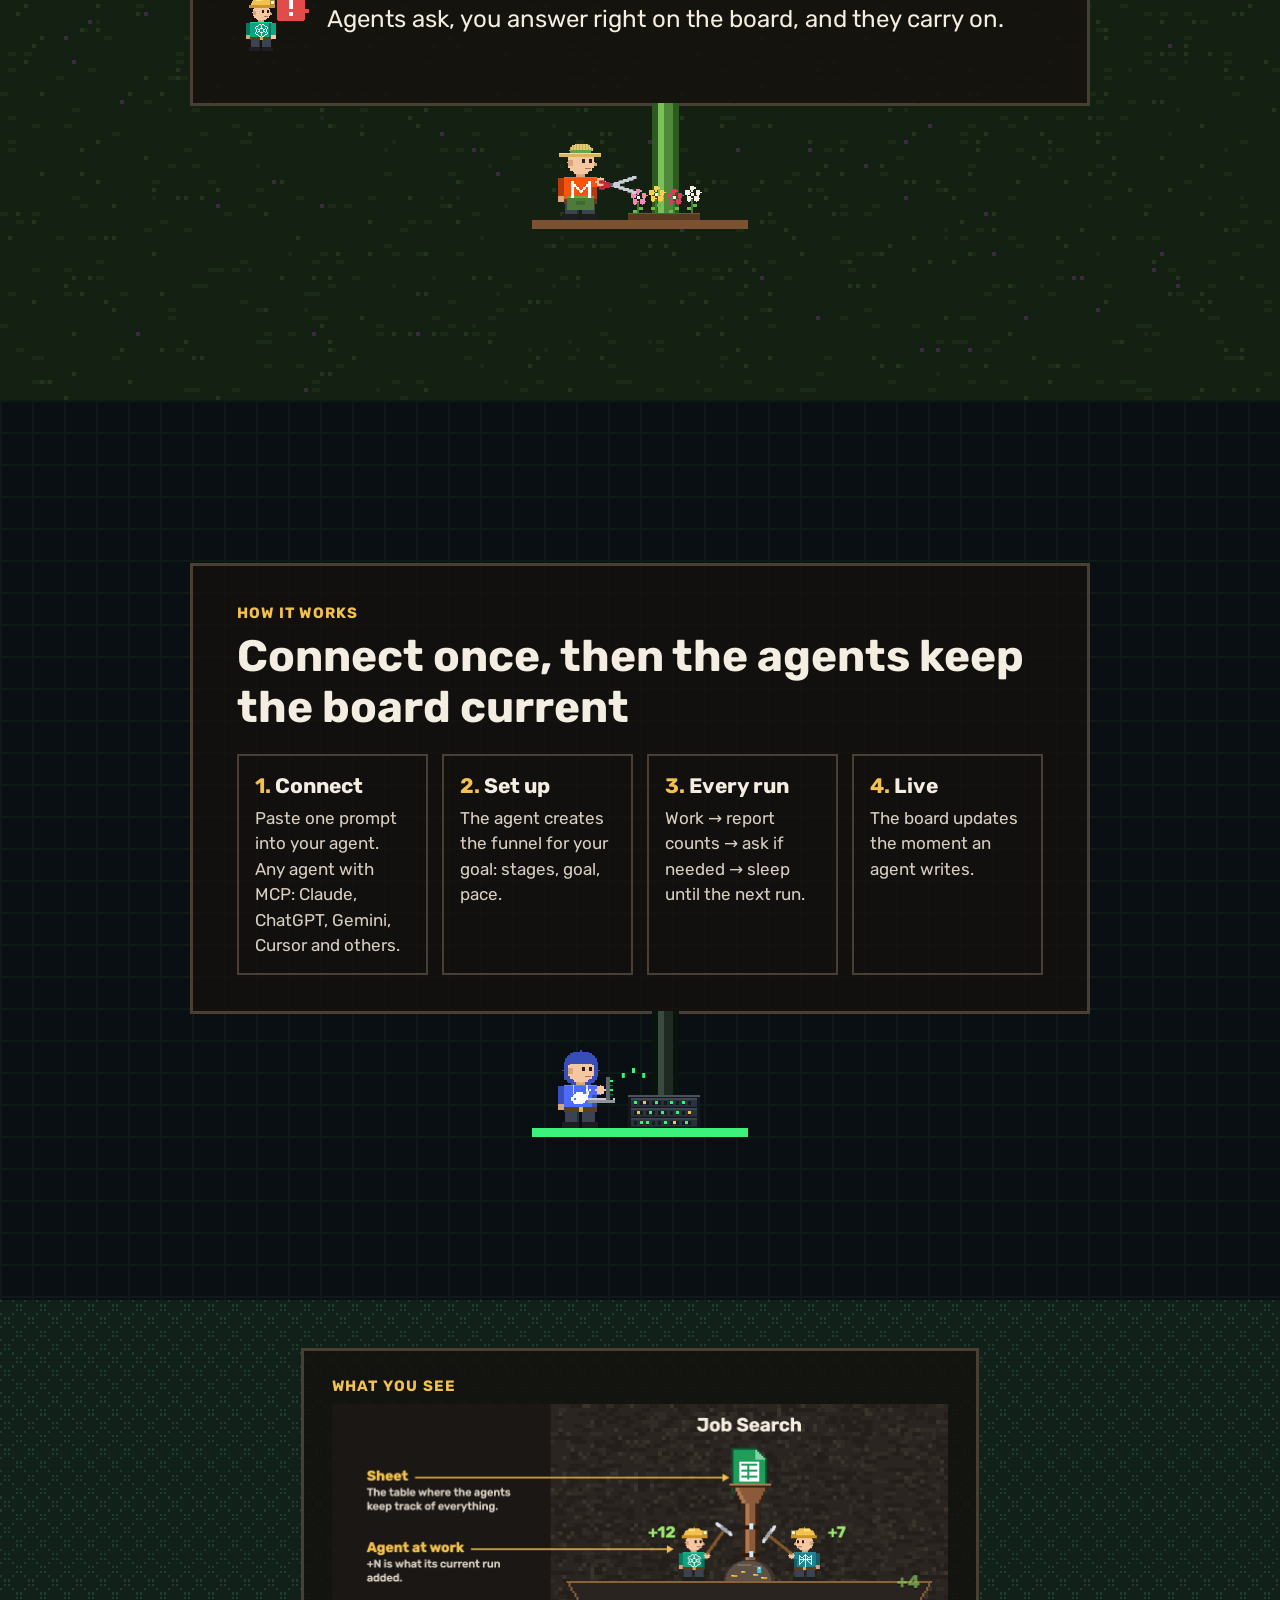
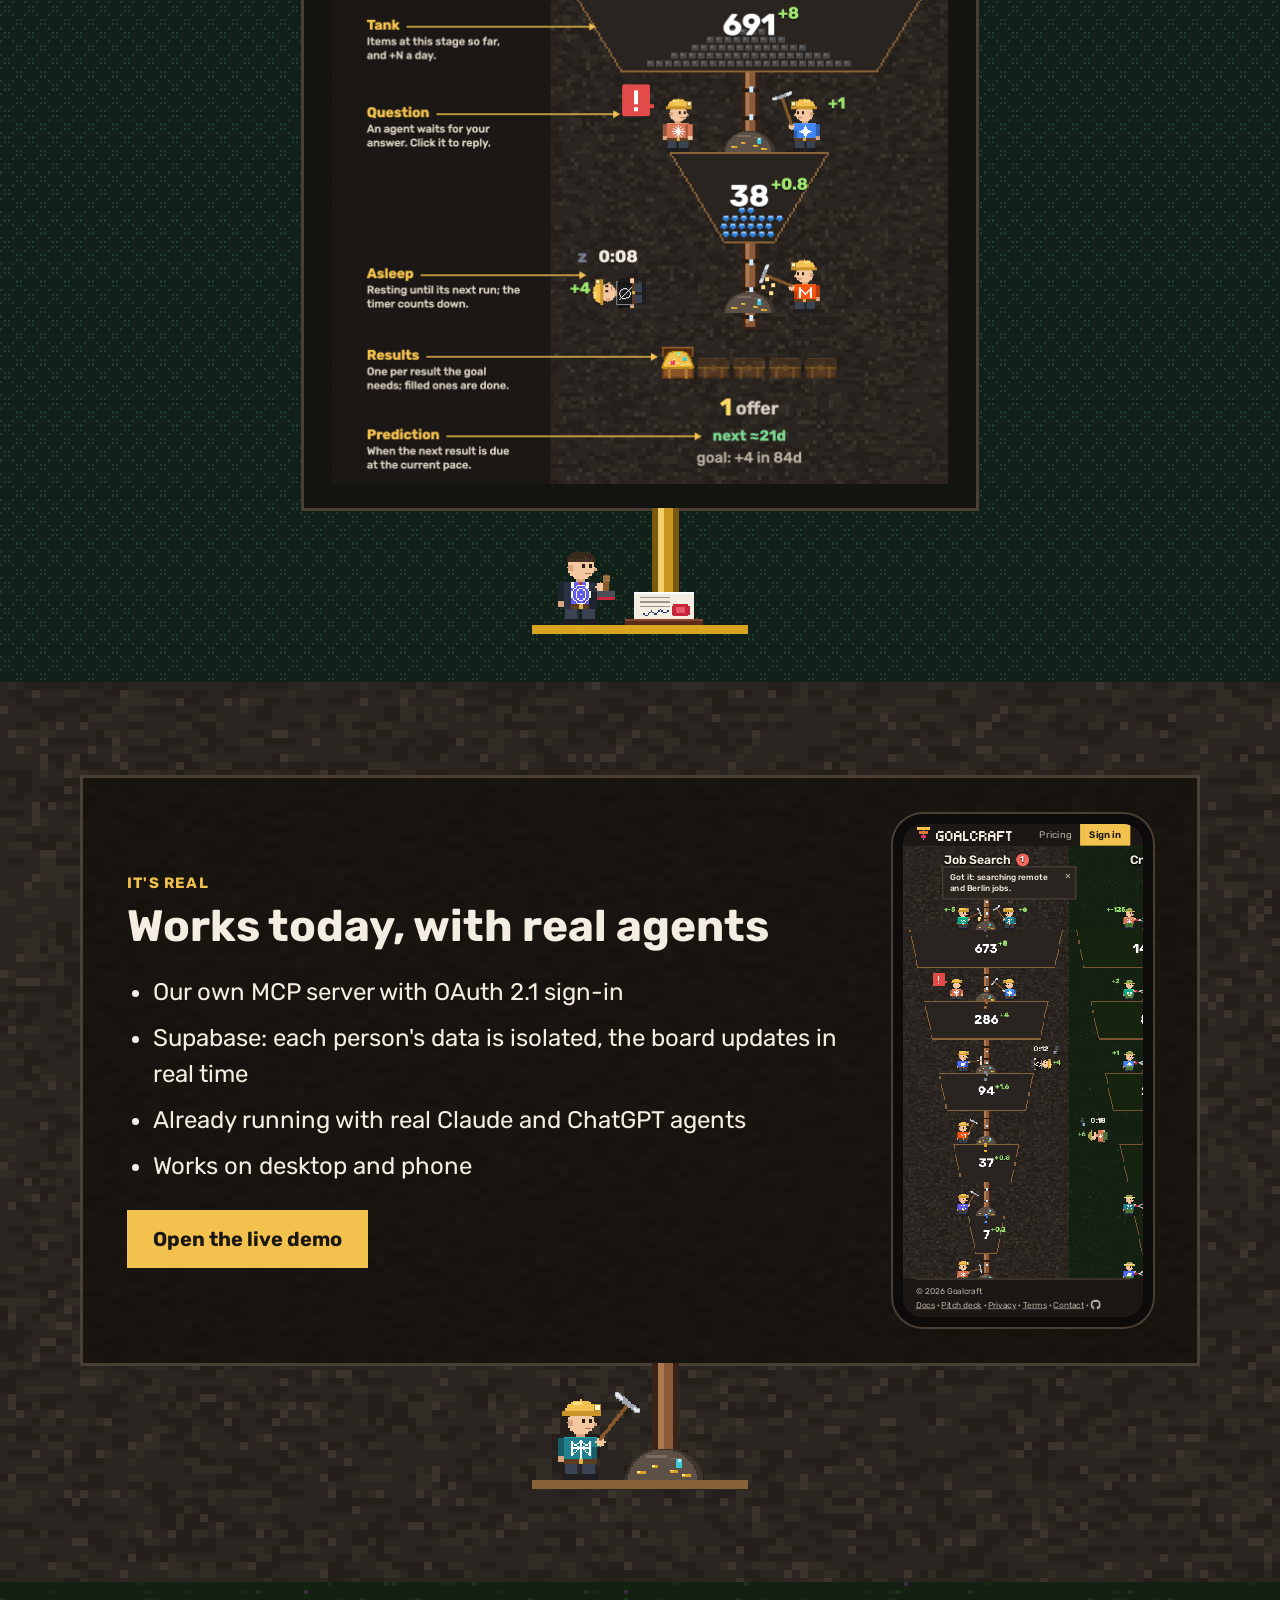
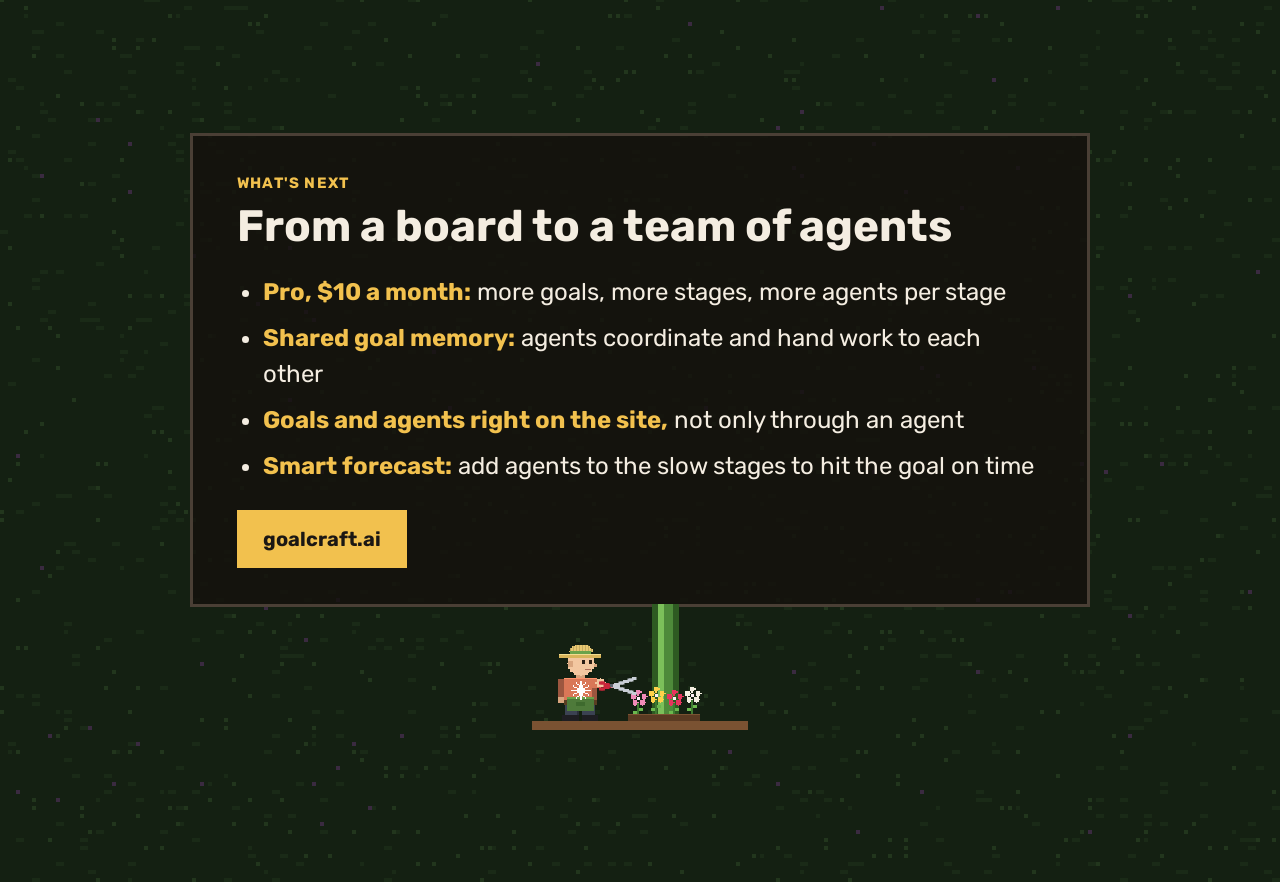
<file: deck/index.html>
<!doctype html>
<html lang="en" translate="no">
<head>
  <meta charset="utf-8">
  <!-- The site translates itself (src/i18n.js): no browser translation on top of it. -->
  <meta name="google" content="notranslate">
  <meta name="viewport" content="width=device-width, initial-scale=1">
  <link rel="icon" href="../favicon.svg" type="image/svg+xml">
  <link rel="icon" href="../favicon.png" sizes="32x32" type="image/png">
  <title>Goalcraft — Pitch</title>
  <!-- Link previews (Telegram, X, Slack…) -->
  <meta property="og:type" content="website">
  <meta property="og:site_name" content="Goalcraft">
  <meta property="og:title" content="Goalcraft — Pitch">
  <meta property="og:description" content="Goalcraft: watch AI agents craft your goals.">
  <meta property="og:url" content="https://goalcraft.ai/deck/">
  <meta property="og:image" content="https://goalcraft.ai/docs/img/og.png">
  <meta property="og:image:width" content="1200">
  <meta property="og:image:height" content="630">
  <meta name="twitter:card" content="summary_large_image">
  <meta name="description" content="Goalcraft: watch AI agents craft your goals.">
  <link rel="preconnect" href="https://fonts.googleapis.com">
  <link rel="preconnect" href="https://fonts.gstatic.com" crossorigin>
  <link href="https://fonts.googleapis.com/css2?family=Tiny5&family=Rubik:wght@400;500;600;700&family=Noto+Sans+SC:wght@400;500;700&family=Noto+Sans+Thai:wght@400;500;700&display=swap" rel="stylesheet">
  <link rel="stylesheet" href="deck.css?v=5f83323d">
</head>
<body>
  <main id="deck">

    <section class="slide" data-theme="mine" data-agent="claude">
      <div class="body center">
        <h1 class="brand"><img class="logo-mark" src="../favicon.svg" alt="" width="76" height="76">Goalcraft</h1>
        <p class="lead">Watch AI agents<br>craft your goals</p>
        <p class="meta"><a href="https://goalcraft.ai">goalcraft.ai</a></p>
        <p class="meta by">Built by Oleg Ponfilenok</p>
      </div>
    </section>

    <section class="slide" data-theme="lab" data-agent="chatgpt">
      <div class="body">
        <p class="kicker">The problem</p>
        <h2>Long goals run on many agents, in many chats</h2>
        <ul class="big icons">
          <li data-icon="tank-unknown">No view of progress: are you on pace for the goal?</li>
          <li data-icon="idle">Agents' questions get lost in chats, and the agents stand idle waiting</li>
        </ul>
      </div>
    </section>

    <section class="slide" data-theme="love" data-agent="gemini">
      <div class="body">
        <p class="kicker">Who it's for</p>
        <h2>Anyone with a long goal and AI agents working on it</h2>
        <div class="chips">
          <span>Job search</span><span>Sales</span><span>Fundraising</span><span>Growing an audience</span>
          <span>Research &amp; papers</span><span>Hiring</span><span>Event planning</span>
        </div>
      </div>
    </section>

    <section class="slide" data-theme="garden" data-agent="mistral">
      <div class="body">
        <p class="kicker">The solution</p>
        <h2>One board for all your goals</h2>
        <ul class="big icons">
          <li data-icon="funnel">Each goal is a funnel. Agents write their progress into it through MCP.</li>
          <li data-icon="tank">You see progress at a glance: how full each stage is, whether you're on pace, when the next result is due.</li>
          <li data-icon="ask">Agents ask, you answer right on the board, and they carry on.</li>
        </ul>
      </div>
    </section>

    <section class="slide" data-theme="code" data-agent="deepseek">
      <div class="body">
        <p class="kicker">How it works</p>
        <h2>Connect once, then the agents keep the board current</h2>
        <ol class="steps">
          <li><b>Connect</b>Paste one prompt into your agent. Any agent with MCP: Claude, ChatGPT, Gemini, Cursor and others.</li>
          <li><b>Set up</b>The agent creates the funnel for your goal: stages, goal, pace.</li>
          <li><b>Every run</b>Work → report counts → ask if needed → sleep until the next run.</li>
          <li><b>Live</b>The board updates the moment an agent writes.</li>
        </ol>
      </div>
    </section>

    <section class="slide" data-theme="money" data-agent="qwen">
      <div class="body wide">
        <p class="kicker">What you see</p>
        <!-- The same labelled funnel as in the README (tools/render-docs.html draws it). -->
        <img class="guide-shot" src="../docs/img/funnel.png" alt="One goal funnel with labels: the sheet, tanks, a question, agents asleep and at work, results and the prediction">
      </div>
    </section>

    <section class="slide" data-theme="mine" data-agent="perplexity">
      <div class="body wide-real">
        <div class="real">
          <div>
            <p class="kicker">It's real</p>
            <h2>Works today, with real agents</h2>
            <ul class="big">
              <li>Our own MCP server with OAuth 2.1 sign-in</li>
              <li>Supabase: each person's data is isolated, the board updates in real time</li>
              <li>Already running with real Claude and ChatGPT agents</li>
              <li>Works on desktop and phone</li>
            </ul>
            <p class="cta"><a class="btn" href="../demo/">Open the live demo</a></p>
          </div>
          <!-- The live demo itself, at phone size. -->
          <div class="phone"><iframe src="../demo/" title="Goalcraft demo on a phone" loading="lazy"></iframe></div>
        </div>
      </div>
    </section>

    <section class="slide" data-theme="garden" data-agent="claude">
      <div class="body">
        <p class="kicker">What's next</p>
        <h2>From a board to a team of agents</h2>
        <ul class="big">
          <li><b>Pro, $10 a month:</b> more goals, more stages, more agents per stage</li>
          <li><b>Shared goal memory:</b> agents coordinate and hand work to each other</li>
          <li><b>Goals and agents right on the site,</b> not only through an agent</li>
          <li><b>Smart forecast:</b> add agents to the slow stages to hit the goal on time</li>
        </ul>
        <p class="cta"><a class="btn" href="https://goalcraft.ai">goalcraft.ai</a></p>
      </div>
    </section>

  </main>
  <div id="counter" aria-hidden="true"></div>
  <script type="module" src="../src/deck.js?v=5f83323d"></script>
</body>
</html>
</file>
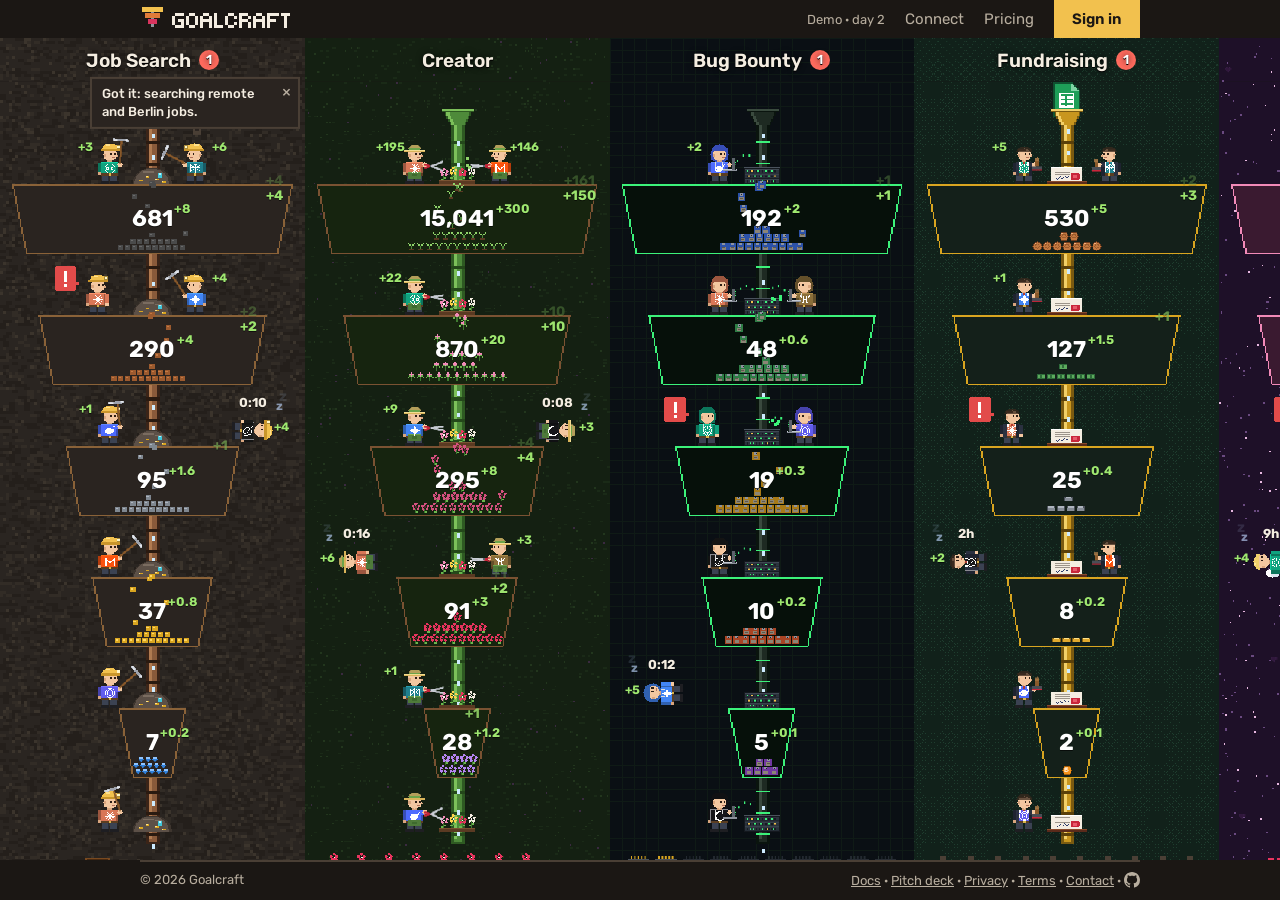
<file: demo/index.html>
<!doctype html>
<html lang="en" translate="no">
<head>
  <meta charset="utf-8">
  <!-- The site translates itself (src/i18n.js): no browser translation on top of it. -->
  <meta name="google" content="notranslate">
  <meta name="viewport" content="width=device-width, initial-scale=1">
  <link rel="icon" href="../favicon.svg" type="image/svg+xml">
  <link rel="icon" href="../favicon.png" sizes="32x32" type="image/png">
  <link rel="apple-touch-icon" href="../apple-touch-icon.png">
  <title>Goalcraft — Demo</title>
  <meta name="description" content="A live demo: AI agents working six goal funnels.">
  <!-- Link previews (Telegram, X, Slack…) -->
  <meta property="og:type" content="website">
  <meta property="og:site_name" content="Goalcraft">
  <meta property="og:title" content="Goalcraft — Demo">
  <meta property="og:description" content="A live demo: AI agents working six goal funnels.">
  <meta property="og:url" content="https://goalcraft.ai/demo/">
  <meta property="og:image" content="https://goalcraft.ai/docs/img/og.png">
  <meta property="og:image:width" content="1200">
  <meta property="og:image:height" content="630">
  <meta name="twitter:card" content="summary_large_image">
  <link rel="preconnect" href="https://fonts.googleapis.com">
  <link rel="preconnect" href="https://fonts.gstatic.com" crossorigin>
  <link href="https://fonts.googleapis.com/css2?family=Tiny5&family=Rubik:wght@400;500;600;700&family=Noto+Sans+SC:wght@400;500;700&family=Noto+Sans+Thai:wght@400;500;700&family=Be+Vietnam+Pro:wght@400;500;600;700&family=Noto+Sans+JP:wght@400;500;700&display=swap" rel="stylesheet">
  <link rel="stylesheet" href="../dashboard.css?v=5f83323d">
</head>
<body>
  <nav class="sitebar">
    <a class="logo" href="../"><img class="mark" src="../favicon.svg" alt="" width="24" height="24">Goalcraft</a>
    <div class="links">
      <span class="updated wide" id="day" title="Demo time runs fast: one day every two seconds" data-i18n-attr="title:demo.clockTitle"></span>
      <a class="wide" href="../connect/" data-i18n="nav.connect">Connect</a>
      <a href="../pricing/" data-i18n="nav.pricing">Pricing</a>
      <a class="signin" href="../login/" data-i18n="nav.signin">Sign in</a>
    </div>
  </nav>
  <header id="titles">
    <div id="titles-track"></div>
    <div id="clock"></div>
  </header>
  <!-- Shown until the board is drawn. -->
  <div class="loader" role="status" aria-label="Loading"><svg viewBox="0 0 32 22" width="128" height="88" shape-rendering="crispEdges" aria-hidden="true"><g><rect x="19" y="12" width="11" height="8" fill="#6E6A66"/><rect x="19" y="12" width="11" height="2" fill="#8C8781"/><rect x="21" y="15" width="2" height="2" fill="#57534F"/><rect x="26" y="16" width="2" height="2" fill="#57534F"/></g><g class="spark"><rect x="26" y="9" width="1" height="1" fill="#F2C14E"/><rect x="27" y="7" width="1" height="1" fill="#FFE08A"/><rect x="25" y="6" width="1" height="1" fill="#F2C14E"/><rect x="21" y="9" width="1" height="1" fill="#F2C14E"/></g><g class="pick"><rect x="13" y="13" width="1" height="1" fill="#8A5A2B"/><rect x="14" y="12" width="1" height="1" fill="#8A5A2B"/><rect x="15" y="11" width="1" height="1" fill="#8A5A2B"/><rect x="16" y="10" width="1" height="1" fill="#8A5A2B"/><rect x="17" y="9" width="1" height="1" fill="#8A5A2B"/><rect x="18" y="8" width="1" height="1" fill="#8A5A2B"/><rect x="19" y="7" width="1" height="1" fill="#8A5A2B"/><rect x="14" y="13" width="1" height="1" fill="#5E3B1B"/><rect x="15" y="12" width="1" height="1" fill="#5E3B1B"/><rect x="16" y="11" width="1" height="1" fill="#5E3B1B"/><rect x="17" y="10" width="1" height="1" fill="#5E3B1B"/><rect x="18" y="9" width="1" height="1" fill="#5E3B1B"/><rect x="19" y="8" width="1" height="1" fill="#5E3B1B"/><rect x="15" y="2" width="1" height="1" fill="#C9D1D9"/><rect x="16" y="2" width="1" height="1" fill="#C9D1D9"/><rect x="17" y="2" width="1" height="1" fill="#C9D1D9"/><rect x="18" y="3" width="1" height="1" fill="#C9D1D9"/><rect x="19" y="4" width="1" height="1" fill="#C9D1D9"/><rect x="20" y="5" width="1" height="1" fill="#C9D1D9"/><rect x="21" y="6" width="1" height="1" fill="#C9D1D9"/><rect x="22" y="7" width="1" height="1" fill="#C9D1D9"/><rect x="23" y="8" width="1" height="1" fill="#C9D1D9"/><rect x="23" y="9" width="1" height="1" fill="#C9D1D9"/><rect x="23" y="10" width="1" height="1" fill="#C9D1D9"/><rect x="14" y="3" width="1" height="1" fill="#7A848E"/><rect x="16" y="3" width="1" height="1" fill="#7A848E"/><rect x="17" y="3" width="1" height="1" fill="#7A848E"/><rect x="18" y="4" width="1" height="1" fill="#7A848E"/><rect x="19" y="5" width="1" height="1" fill="#7A848E"/><rect x="20" y="6" width="1" height="1" fill="#7A848E"/><rect x="21" y="7" width="1" height="1" fill="#7A848E"/><rect x="22" y="8" width="1" height="1" fill="#7A848E"/><rect x="22" y="9" width="1" height="1" fill="#7A848E"/><rect x="22" y="10" width="1" height="1" fill="#7A848E"/><rect x="22" y="11" width="1" height="1" fill="#7A848E"/></g></svg></div>
  <main id="scroller">
    <canvas id="scene"></canvas>
  </main>
  <footer class="sitefoot">
    <span data-i18n="footer.built">© 2026 Goalcraft</span>
    <span><a href="https://github.com/oponfil/goalcraft/blob/main/docs/MCP.md" target="_blank" rel="noopener" data-i18n="footer.docs">Docs</a> · <a href="../deck/" target="_blank" rel="noopener" data-i18n="footer.deck">Pitch deck</a> · <a href="../privacy/" data-i18n="footer.privacy">Privacy</a> · <a href="../terms/" data-i18n="footer.terms">Terms</a> · <a href="../contact/" data-i18n="footer.contact">Contact</a> · <a class="gh" href="https://github.com/oponfil/goalcraft" target="_blank" rel="noopener" aria-label="GitHub" title="GitHub"><svg viewBox="0 0 16 16" width="16" height="16" aria-hidden="true"><path fill="currentColor" d="M8 0C3.58 0 0 3.58 0 8c0 3.54 2.29 6.53 5.47 7.59.4.07.55-.17.55-.38 0-.19-.01-.82-.01-1.49-2.01.37-2.53-.49-2.69-.94-.09-.23-.48-.94-.82-1.13-.28-.15-.68-.52-.01-.53.63-.01 1.08.58 1.23.82.72 1.21 1.87.87 2.33.66.07-.52.28-.87.51-1.07-1.78-.2-3.64-.89-3.64-3.95 0-.87.31-1.59.82-2.15-.08-.2-.36-1.02.08-2.12 0 0 .67-.21 2.2.82.64-.18 1.32-.27 2-.27.68 0 1.36.09 2 .27 1.53-1.04 2.2-.82 2.2-.82.44 1.1.16 1.92.08 2.12.51.56.82 1.27.82 2.15 0 3.07-1.87 3.75-3.65 3.95.29.25.54.73.54 1.48 0 1.07-.01 1.93-.01 2.2 0 .21.15.46.55.38A8.013 8.013 0 0016 8c0-4.42-3.58-8-8-8z"/></svg></a></span>
  </footer>
  <div id="pop" hidden></div>
  <script type="module" src="../src/main.js?v=5f83323d"></script>
  <script type="module" src="../src/nav.js?v=5f83323d"></script>
</body>
</html>
</file>
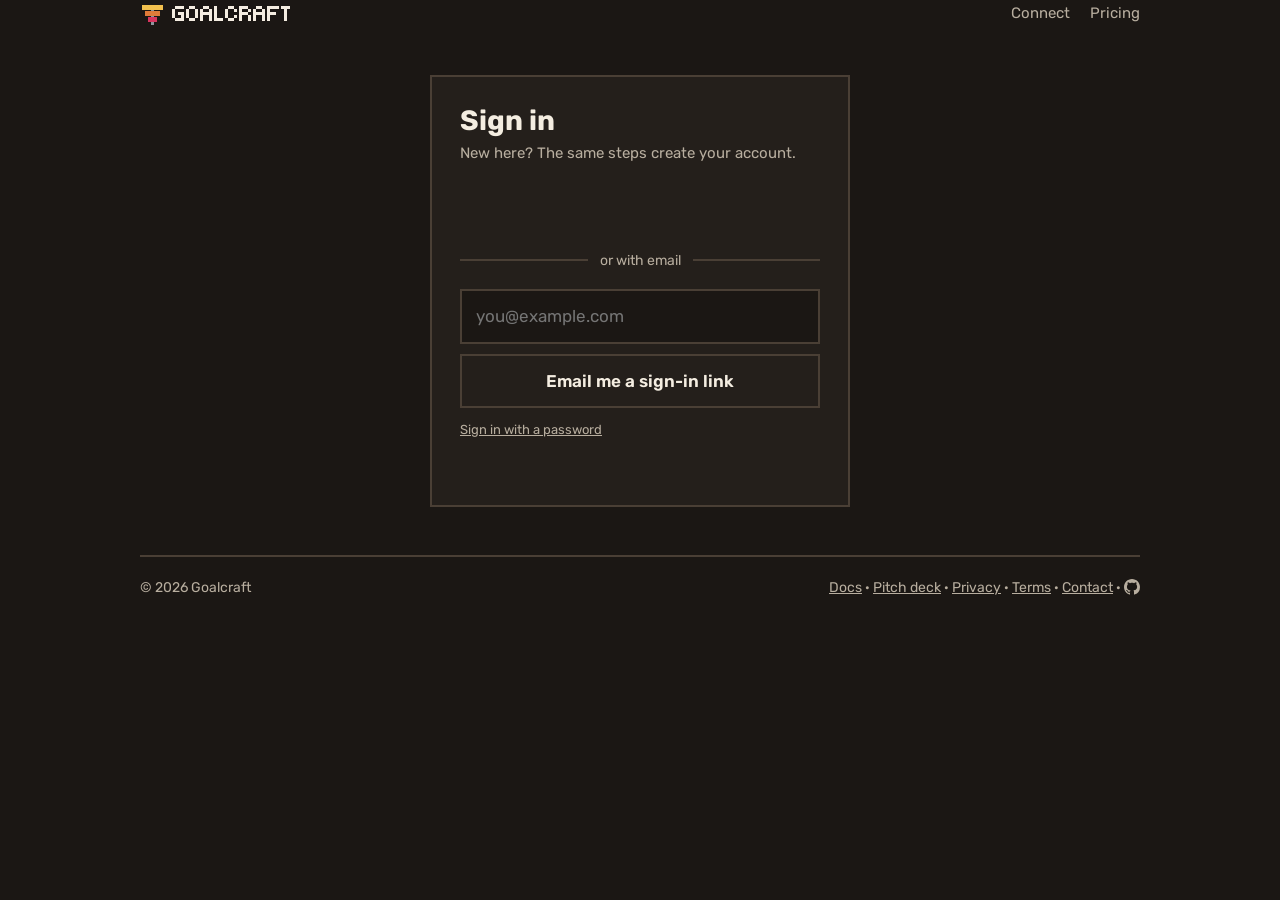
<file: login/index.html>
<!doctype html>
<html lang="en" translate="no">
<head>
  <meta charset="utf-8">
  <!-- The site translates itself (src/i18n.js): no browser translation on top of it. -->
  <meta name="google" content="notranslate">
  <meta name="viewport" content="width=device-width, initial-scale=1">
  <link rel="icon" href="../favicon.svg" type="image/svg+xml">
  <link rel="icon" href="../favicon.png" sizes="32x32" type="image/png">
  <link rel="apple-touch-icon" href="../apple-touch-icon.png">
  <title>Sign in — Goalcraft</title>
  <link rel="preconnect" href="https://fonts.googleapis.com">
  <link rel="preconnect" href="https://fonts.gstatic.com" crossorigin>
  <link href="https://fonts.googleapis.com/css2?family=Tiny5&family=Rubik:wght@400;500;600;700&family=Noto+Sans+SC:wght@400;500;700&family=Noto+Sans+Thai:wght@400;500;700&family=Be+Vietnam+Pro:wght@400;500;600;700&family=Noto+Sans+JP:wght@400;500;700&display=swap" rel="stylesheet">
  <link rel="stylesheet" href="../site.css?v=5f83323d">
</head>
<body>
  <div class="wrap">
    <nav>
      <a class="logo" href="../"><img class="mark" src="../favicon.svg" alt="" width="24" height="24">Goalcraft</a>
      <div class="links">
        <a class="wide" href="../connect/" data-i18n="nav.connect">Connect</a>
        <a href="../pricing/" data-i18n="nav.pricing">Pricing</a>
      </div>
    </nav>

    <div class="card">
      <h1 data-i18n="login.h1">Sign in</h1>
      <p class="sub" data-i18n="login.sub">New here? The same steps create your account.</p>

      <div id="google" class="gbtn"></div>

      <div class="or" data-i18n="login.or">or with email</div>

      <form id="email-form">
        <input class="field" id="email" type="email" placeholder="you@example.com" autocomplete="email" required>
        <input class="field" id="password" type="password" autocomplete="current-password" data-i18n-attr="placeholder:login.password" placeholder="Password" hidden>
        <button class="btn" type="submit" data-i18n="login.send">Email me a sign-in link</button>
      </form>
      <!-- For accounts that have a password, such as the one app directory reviewers use: they
           cannot wait for an emailed link. -->
      <a class="alt-login" href="#" id="use-password" data-i18n="login.withPassword">Sign in with a password</a>

      <div class="msg" id="msg"></div>
    </div>

    <footer>
      <span data-i18n="footer.built">© 2026 Goalcraft</span>
      <span><a href="https://github.com/oponfil/goalcraft/blob/main/docs/MCP.md" target="_blank" rel="noopener" data-i18n="footer.docs">Docs</a> · <a href="../deck/" target="_blank" rel="noopener" data-i18n="footer.deck">Pitch deck</a> · <a href="../privacy/" data-i18n="footer.privacy">Privacy</a> · <a href="../terms/" data-i18n="footer.terms">Terms</a> · <a href="../contact/" data-i18n="footer.contact">Contact</a> · <a class="gh" href="https://github.com/oponfil/goalcraft" target="_blank" rel="noopener" aria-label="GitHub" title="GitHub"><svg viewBox="0 0 16 16" width="16" height="16" aria-hidden="true"><path fill="currentColor" d="M8 0C3.58 0 0 3.58 0 8c0 3.54 2.29 6.53 5.47 7.59.4.07.55-.17.55-.38 0-.19-.01-.82-.01-1.49-2.01.37-2.53-.49-2.69-.94-.09-.23-.48-.94-.82-1.13-.28-.15-.68-.52-.01-.53.63-.01 1.08.58 1.23.82.72 1.21 1.87.87 2.33.66.07-.52.28-.87.51-1.07-1.78-.2-3.64-.89-3.64-3.95 0-.87.31-1.59.82-2.15-.08-.2-.36-1.02.08-2.12 0 0 .67-.21 2.2.82.64-.18 1.32-.27 2-.27.68 0 1.36.09 2 .27 1.53-1.04 2.2-.82 2.2-.82.44 1.1.16 1.92.08 2.12.51.56.82 1.27.82 2.15 0 3.07-1.87 3.75-3.65 3.95.29.25.54.73.54 1.48 0 1.07-.01 1.93-.01 2.2 0 .21.15.46.55.38A8.013 8.013 0 0016 8c0-4.42-3.58-8-8-8z"/></svg></a></span>
    </footer>
  </div>

  <script type="module">
    import { supabase, afterSignIn } from '../src/auth.js?v=5f83323d';
    import { GOOGLE_CLIENT_ID } from '../src/config.js?v=5f83323d';
    import { t, lang } from '../src/i18n.js?v=5f83323d';

    const msg = document.getElementById('msg');
    const say = (text, kind = '') => { msg.textContent = text; msg.className = 'msg ' + kind; };
    // Back from a sign-in link that didn't work: it is one-time and short-lived.
    const failed = new URLSearchParams(location.hash.slice(1));
    if (failed.get('error')) {
      say(t(failed.get('error_code') === 'otp_expired' ? 'login.expired' : 'login.failed'), 'error');
      history.replaceState(null, '', location.pathname + location.search);
    }

    // Already signed in: go straight to the account page.
    const { data: { session } } = await supabase.auth.getSession();
    if (session) location.replace(afterSignIn());

    // Google's own button: the account picker names our site, not the Supabase host.
    // Google gets the hashed nonce, Supabase checks the token against the raw one.
    const nonce = crypto.randomUUID();
    const hash = await crypto.subtle.digest('SHA-256', new TextEncoder().encode(nonce));
    const hashedNonce = [...new Uint8Array(hash)].map(b => b.toString(16).padStart(2, '0')).join('');

    const gis = document.createElement('script');
    gis.src = `https://accounts.google.com/gsi/client?hl=${lang}`;
    gis.onload = () => {
      google.accounts.id.initialize({
        client_id: GOOGLE_CLIENT_ID,
        nonce: hashedNonce,
        callback: async ({ credential }) => {
          say(t('login.signing'));
          const { error } = await supabase.auth.signInWithIdToken({ provider: 'google', token: credential, nonce });
          if (error) say(error.message, 'error');
          else location.replace(afterSignIn());
        },
      });
      const box = document.getElementById('google');
      google.accounts.id.renderButton(box, {
        theme: 'filled_black', size: 'large', shape: 'rectangular', text: 'continue_with', locale: lang === 'zh' ? 'zh_CN' : lang,
        width: Math.min(400, box.clientWidth),
      });
    };
    document.head.append(gis);

    // After a link is sent the button rests for a minute, counting down: Supabase refuses a second
    // link to the same address sooner anyway, and the first one is usually on its way.
    const COOLDOWN = 60;
    function cooldown(button) {
      let left = COOLDOWN;
      const tick = () => {
        if (left <= 0) { button.disabled = false; button.textContent = t('login.send'); return; }
        button.textContent = t('login.again', left--);
        setTimeout(tick, 1000);
      };
      tick();
    }

    // The password way: the field shows, the button signs in at once instead of sending a link.
    const password = document.getElementById('password');
    document.getElementById('use-password').addEventListener('click', e => {
      e.preventDefault();
      password.hidden = false; password.required = true; password.focus();
      e.target.remove();
      document.querySelector('#email-form button').textContent = t('login.signIn');
    });

    document.getElementById('email-form').addEventListener('submit', async e => {
      e.preventDefault();
      const email = document.getElementById('email').value.trim(), button = e.target.querySelector('button');
      if (!password.hidden) {
        if (button.disabled) return;
        button.disabled = true;
        say(t('login.signing'));
        const { error } = await supabase.auth.signInWithPassword({ email, password: password.value });
        button.disabled = false;
        if (error) return say(t('login.wrongPassword'), 'error');
        return location.replace(afterSignIn());
      }
      // One request at a time: a second click while the first is sending races it to create the
      // same new user, and the loser fails with a database error.
      if (button.disabled) return;
      // The browser lets through "name@gmail" and Supabase "name@gmail.c": ask for a domain with a
      // dot and a top-level part of two or more characters.
      if (!/^[^\s@]+@[^\s@]+\.[a-z][a-z0-9-]*[a-z0-9]$/i.test(email)) return say(t('login.badEmail'), 'error');
      button.disabled = true;
      say(t('login.sending'));
      const { error } = await supabase.auth.signInWithOtp({ email, options: { emailRedirectTo: afterSignIn() } });
      if (!error) { say(t('login.check', email), 'ok'); return cooldown(button); }
      button.disabled = false;
      if (error.code === 'email_address_invalid' || error.code === 'validation_failed') say(t('login.badEmail'), 'error');
      else if (error.status === 429 || /rate_limit/.test(error.code || '')) say(t('login.tooMany'), 'error');
      else say(t('login.sendFailed'), 'error');
    });
  </script>
  <script type="module" src="../src/nav.js?v=5f83323d"></script>
</body>
</html>
</file>
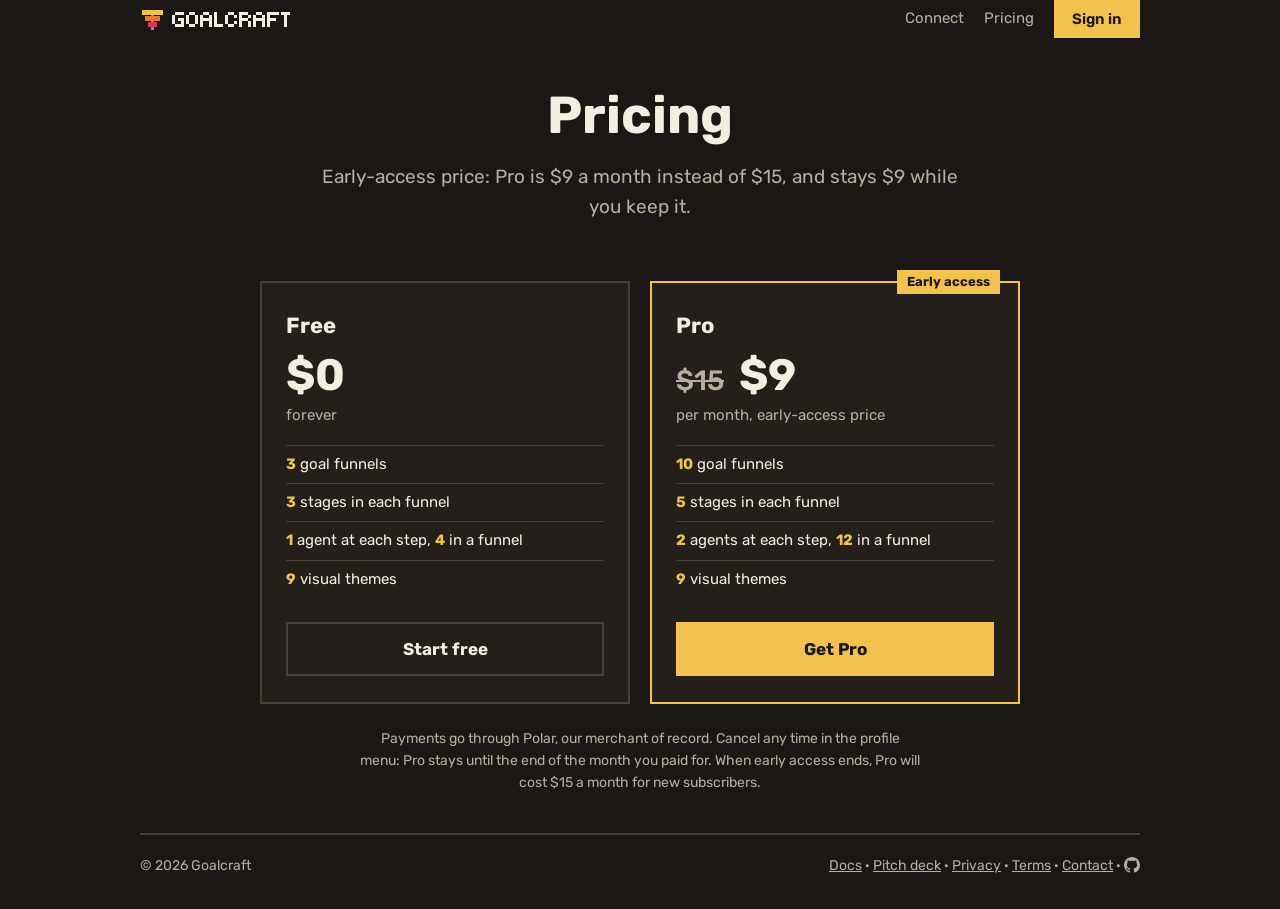
<file: pricing/index.html>
<!doctype html>
<html lang="en" translate="no">
<head>
  <meta charset="utf-8">
  <!-- The site translates itself (src/i18n.js): no browser translation on top of it. -->
  <meta name="google" content="notranslate">
  <meta name="viewport" content="width=device-width, initial-scale=1">
  <link rel="icon" href="../favicon.svg" type="image/svg+xml">
  <link rel="icon" href="../favicon.png" sizes="32x32" type="image/png">
  <link rel="apple-touch-icon" href="../apple-touch-icon.png">
  <title>Pricing — Goalcraft</title>
  <!-- Link previews (Telegram, X, Slack…) -->
  <meta property="og:type" content="website">
  <meta property="og:site_name" content="Goalcraft">
  <meta property="og:title" content="Pricing — Goalcraft">
  <meta property="og:description" content="Goalcraft plans: Free and Pro.">
  <meta property="og:url" content="https://goalcraft.ai/pricing/">
  <meta property="og:image" content="https://goalcraft.ai/docs/img/og.png">
  <meta property="og:image:width" content="1200">
  <meta property="og:image:height" content="630">
  <meta name="twitter:card" content="summary_large_image">
  <meta name="description" content="Goalcraft plans: Free and Pro.">
  <link rel="preconnect" href="https://fonts.googleapis.com">
  <link rel="preconnect" href="https://fonts.gstatic.com" crossorigin>
  <link href="https://fonts.googleapis.com/css2?family=Tiny5&family=Rubik:wght@400;500;600;700&family=Noto+Sans+SC:wght@400;500;700&family=Noto+Sans+Thai:wght@400;500;700&family=Be+Vietnam+Pro:wght@400;500;600;700&family=Noto+Sans+JP:wght@400;500;700&display=swap" rel="stylesheet">
  <link rel="stylesheet" href="../site.css?v=5f83323d">
</head>
<body>
  <div class="wrap">
    <nav>
      <a class="logo" href="../"><img class="mark" src="../favicon.svg" alt="" width="24" height="24">Goalcraft</a>
      <div class="links">
        <a class="wide" href="../connect/" data-i18n="nav.connect">Connect</a>
        <a href="../pricing/" data-i18n="nav.pricing">Pricing</a>
        <a class="signin" href="../login/" data-i18n="nav.signin">Sign in</a>
      </div>
    </nav>

    <section class="hero">
      <h1 data-i18n="pricing.h1">Pricing</h1>
      <p class="lead" data-i18n="pricing.lead">Early-access price: Pro is $9 a month instead of $15, and stays $9 while you keep it.</p>
    </section>

    <section class="plans">
      <div class="plan">
        <h2>Free</h2>
        <div class="price">$0</div>
        <p class="per" data-i18n="pricing.forever">forever</p>
        <ul>
          <li data-i18n-html="pricing.free1"><b>3</b> goal funnels</li>
          <li data-i18n-html="pricing.free2"><b>3</b> stages in each funnel</li>
          <li data-i18n-html="pricing.free3"><b>1</b> agent at each step, <b>4</b> in a funnel</li>
          <li data-i18n-html="pricing.themes"><b>9</b> visual themes</li>
        </ul>
        <a class="btn" href="../login/" data-i18n="pricing.startFree">Start free</a>
      </div>

      <div class="plan pro">
        <div class="tag" data-i18n="pricing.early">Early access</div>
        <h2>Pro</h2>
        <div class="price"><s>$15</s> $9</div>
        <p class="per" data-i18n="pricing.perMonth">per month, early-access price</p>
        <ul>
          <li data-i18n-html="pricing.pro1"><b>10</b> goal funnels</li>
          <li data-i18n-html="pricing.pro2"><b>5</b> stages in each funnel</li>
          <li data-i18n-html="pricing.pro3"><b>2</b> agents at each step, <b>12</b> in a funnel</li>
          <li data-i18n-html="pricing.themes"><b>9</b> visual themes</li>
        </ul>
        <button class="btn primary" id="get-pro" data-i18n="pricing.getPro">Get Pro</button>
        <p class="billing-note" id="billing-note" hidden></p>
      </div>
    </section>

    <p class="fineprint" data-i18n="pricing.fine2">Payments go through Polar, our merchant of record. Cancel any time in the profile menu: Pro stays until the end of the month you paid for. When early access ends, Pro will cost $15 a month for new subscribers.</p>

    <footer>
      <span data-i18n="footer.built">© 2026 Goalcraft</span>
      <span><a href="https://github.com/oponfil/goalcraft/blob/main/docs/MCP.md" target="_blank" rel="noopener" data-i18n="footer.docs">Docs</a> · <a href="../deck/" target="_blank" rel="noopener" data-i18n="footer.deck">Pitch deck</a> · <a href="../privacy/" data-i18n="footer.privacy">Privacy</a> · <a href="../terms/" data-i18n="footer.terms">Terms</a> · <a href="../contact/" data-i18n="footer.contact">Contact</a> · <a class="gh" href="https://github.com/oponfil/goalcraft" target="_blank" rel="noopener" aria-label="GitHub" title="GitHub"><svg viewBox="0 0 16 16" width="16" height="16" aria-hidden="true"><path fill="currentColor" d="M8 0C3.58 0 0 3.58 0 8c0 3.54 2.29 6.53 5.47 7.59.4.07.55-.17.55-.38 0-.19-.01-.82-.01-1.49-2.01.37-2.53-.49-2.69-.94-.09-.23-.48-.94-.82-1.13-.28-.15-.68-.52-.01-.53.63-.01 1.08.58 1.23.82.72 1.21 1.87.87 2.33.66.07-.52.28-.87.51-1.07-1.78-.2-3.64-.89-3.64-3.95 0-.87.31-1.59.82-2.15-.08-.2-.36-1.02.08-2.12 0 0 .67-.21 2.2.82.64-.18 1.32-.27 2-.27.68 0 1.36.09 2 .27 1.53-1.04 2.2-.82 2.2-.82.44 1.1.16 1.92.08 2.12.51.56.82 1.27.82 2.15 0 3.07-1.87 3.75-3.65 3.95.29.25.54.73.54 1.48 0 1.07-.01 1.93-.01 2.2 0 .21.15.46.55.38A8.013 8.013 0 0016 8c0-4.42-3.58-8-8-8z"/></svg></a></span>
    </footer>
  </div>
  <script type="module" src="../src/nav.js?v=5f83323d"></script>
  <script type="module" src="../src/pricing.js?v=5f83323d"></script>
</body>
</html>
</file>
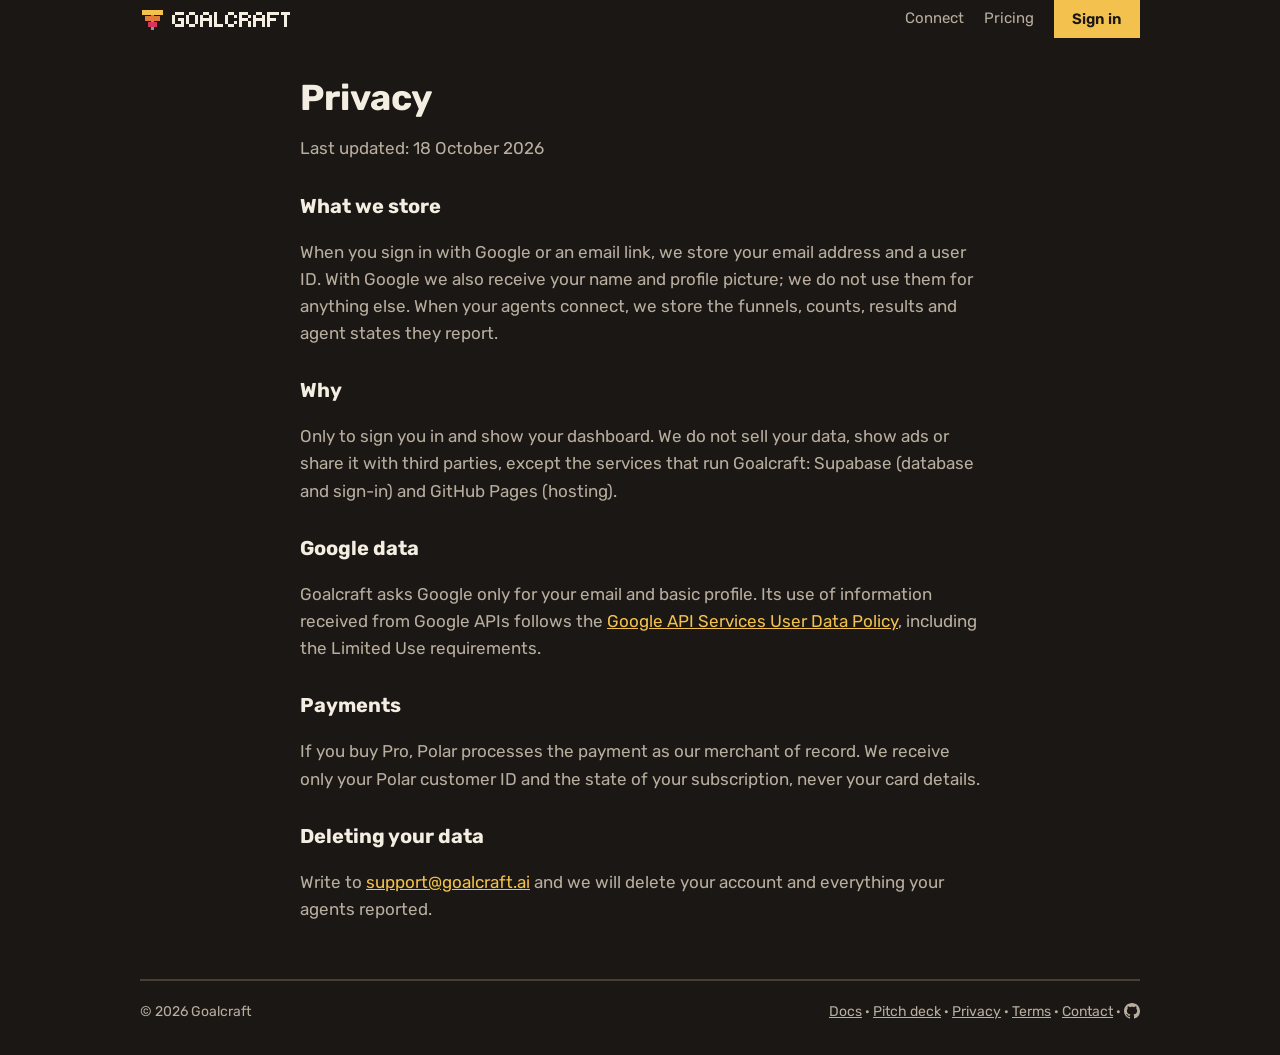
<file: privacy/index.html>
<!doctype html>
<html lang="en" translate="no">
<head>
  <meta charset="utf-8">
  <!-- The site translates itself (src/i18n.js): no browser translation on top of it. -->
  <meta name="google" content="notranslate">
  <meta name="viewport" content="width=device-width, initial-scale=1">
  <link rel="icon" href="../favicon.svg" type="image/svg+xml">
  <link rel="icon" href="../favicon.png" sizes="32x32" type="image/png">
  <link rel="apple-touch-icon" href="../apple-touch-icon.png">
  <title>Privacy — Goalcraft</title>
  <meta name="description" content="What Goalcraft stores and why.">
  <!-- Link previews (Telegram, X, Slack…) -->
  <meta property="og:type" content="website">
  <meta property="og:site_name" content="Goalcraft">
  <meta property="og:title" content="Privacy — Goalcraft">
  <meta property="og:description" content="What Goalcraft stores and why.">
  <meta property="og:url" content="https://goalcraft.ai/privacy/">
  <meta property="og:image" content="https://goalcraft.ai/docs/img/og.png">
  <meta property="og:image:width" content="1200">
  <meta property="og:image:height" content="630">
  <meta name="twitter:card" content="summary_large_image">
  <link rel="preconnect" href="https://fonts.googleapis.com">
  <link rel="preconnect" href="https://fonts.gstatic.com" crossorigin>
  <link href="https://fonts.googleapis.com/css2?family=Tiny5&family=Rubik:wght@400;500;600;700&family=Noto+Sans+SC:wght@400;500;700&family=Noto+Sans+Thai:wght@400;500;700&family=Be+Vietnam+Pro:wght@400;500;600;700&family=Noto+Sans+JP:wght@400;500;700&display=swap" rel="stylesheet">
  <link rel="stylesheet" href="../site.css?v=5f83323d">
</head>
<body>
  <div class="wrap">
    <nav>
      <a class="logo" href="../"><img class="mark" src="../favicon.svg" alt="" width="24" height="24">Goalcraft</a>
      <div class="links">
        <a class="wide" href="../connect/" data-i18n="nav.connect">Connect</a>
        <a href="../pricing/" data-i18n="nav.pricing">Pricing</a>
        <a class="signin" href="../login/" data-i18n="nav.signin">Sign in</a>
      </div>
    </nav>

    <article class="doc">
      <h1 data-i18n="privacy.h1">Privacy</h1>
      <p data-i18n="privacy.updated">Last updated: 18 October 2026</p>

      <h2 data-i18n="privacy.h.store">What we store</h2>
      <p data-i18n="privacy.store">When you sign in with Google or an email link, we store your email address and a user ID. With Google we also receive your name and profile picture; we do not use them for anything else. When your agents connect, we store the funnels, counts, results and agent states they report.</p>

      <h2 data-i18n="privacy.h.why">Why</h2>
      <p data-i18n="privacy.why">Only to sign you in and show your dashboard. We do not sell your data, show ads or share it with third parties, except the services that run Goalcraft: Supabase (database and sign-in) and GitHub Pages (hosting).</p>

      <h2 data-i18n="privacy.h.google">Google data</h2>
      <p data-i18n-html="privacy.google">Goalcraft asks Google only for your email and basic profile. Its use of information received from Google APIs follows the <a href="https://developers.google.com/terms/api-services-user-data-policy">Google API Services User Data Policy</a>, including the Limited Use requirements.</p>

      <h2 data-i18n="privacy.h.pay">Payments</h2>
      <p data-i18n="privacy.pay">If you buy Pro, Polar processes the payment as our merchant of record. We receive only your Polar customer ID and the state of your subscription, never your card details.</p>

      <h2 data-i18n="privacy.h.delete">Deleting your data</h2>
      <p data-i18n-html="privacy.delete">Write to <a href="mailto:support@goalcraft.ai">support@goalcraft.ai</a> and we will delete your account and everything your agents reported.</p>
    </article>

    <footer>
      <span data-i18n="footer.built">© 2026 Goalcraft</span>
      <span><a href="https://github.com/oponfil/goalcraft/blob/main/docs/MCP.md" target="_blank" rel="noopener" data-i18n="footer.docs">Docs</a> · <a href="../deck/" target="_blank" rel="noopener" data-i18n="footer.deck">Pitch deck</a> · <a href="../privacy/" data-i18n="footer.privacy">Privacy</a> · <a href="../terms/" data-i18n="footer.terms">Terms</a> · <a href="../contact/" data-i18n="footer.contact">Contact</a> · <a class="gh" href="https://github.com/oponfil/goalcraft" target="_blank" rel="noopener" aria-label="GitHub" title="GitHub"><svg viewBox="0 0 16 16" width="16" height="16" aria-hidden="true"><path fill="currentColor" d="M8 0C3.58 0 0 3.58 0 8c0 3.54 2.29 6.53 5.47 7.59.4.07.55-.17.55-.38 0-.19-.01-.82-.01-1.49-2.01.37-2.53-.49-2.69-.94-.09-.23-.48-.94-.82-1.13-.28-.15-.68-.52-.01-.53.63-.01 1.08.58 1.23.82.72 1.21 1.87.87 2.33.66.07-.52.28-.87.51-1.07-1.78-.2-3.64-.89-3.64-3.95 0-.87.31-1.59.82-2.15-.08-.2-.36-1.02.08-2.12 0 0 .67-.21 2.2.82.64-.18 1.32-.27 2-.27.68 0 1.36.09 2 .27 1.53-1.04 2.2-.82 2.2-.82.44 1.1.16 1.92.08 2.12.51.56.82 1.27.82 2.15 0 3.07-1.87 3.75-3.65 3.95.29.25.54.73.54 1.48 0 1.07-.01 1.93-.01 2.2 0 .21.15.46.55.38A8.013 8.013 0 0016 8c0-4.42-3.58-8-8-8z"/></svg></a></span>
    </footer>
  </div>
  <script type="module" src="../src/nav.js?v=5f83323d"></script>
</body>
</html>
</file>
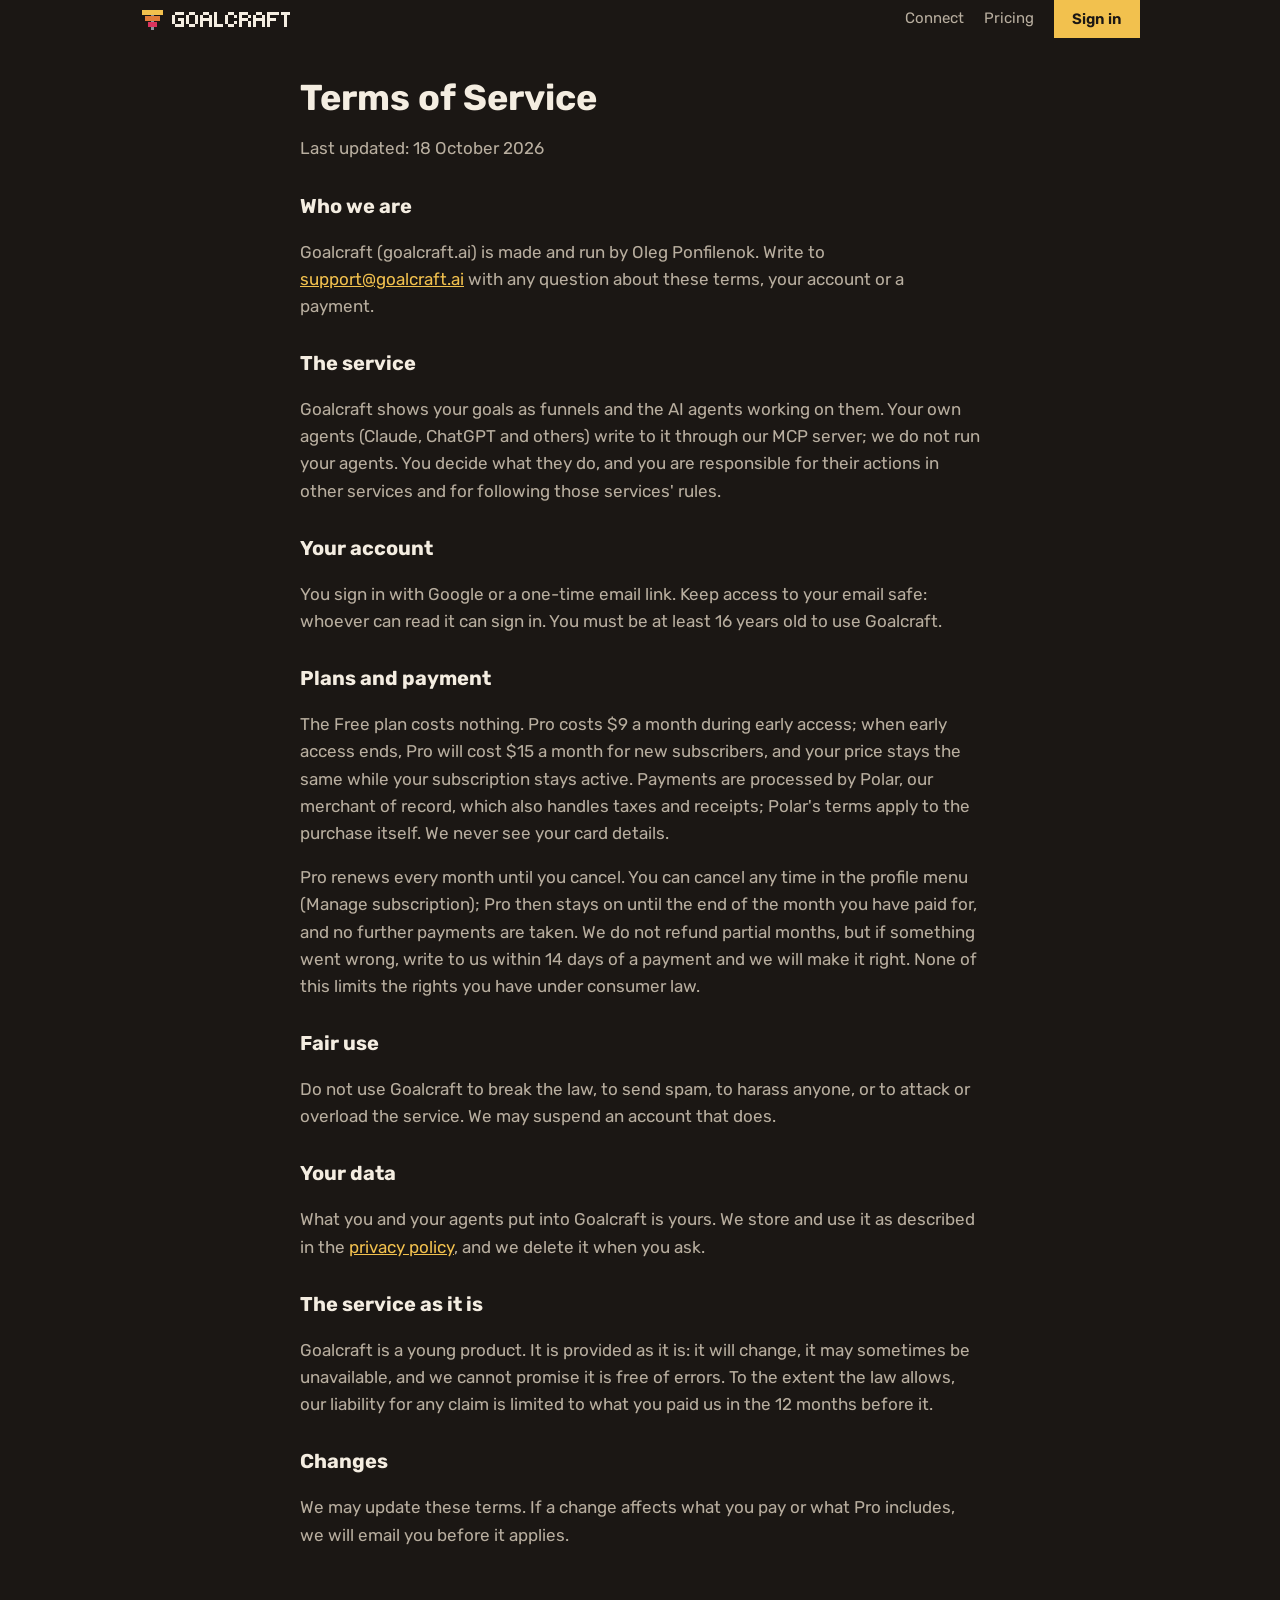
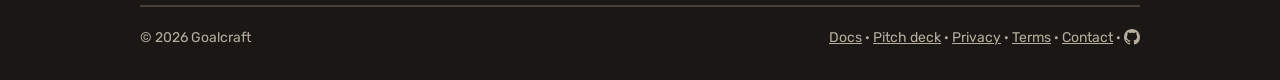
<file: terms/index.html>
<!doctype html>
<html lang="en" translate="no">
<head>
  <meta charset="utf-8">
  <!-- The site translates itself (src/i18n.js): no browser translation on top of it. -->
  <meta name="google" content="notranslate">
  <meta name="viewport" content="width=device-width, initial-scale=1">
  <link rel="icon" href="../favicon.svg" type="image/svg+xml">
  <link rel="icon" href="../favicon.png" sizes="32x32" type="image/png">
  <link rel="apple-touch-icon" href="../apple-touch-icon.png">
  <title>Terms — Goalcraft</title>
  <meta name="description" content="The terms for using Goalcraft and paying for Pro.">
  <!-- Link previews (Telegram, X, Slack…) -->
  <meta property="og:type" content="website">
  <meta property="og:site_name" content="Goalcraft">
  <meta property="og:title" content="Terms — Goalcraft">
  <meta property="og:description" content="The terms for using Goalcraft and paying for Pro.">
  <meta property="og:url" content="https://goalcraft.ai/terms/">
  <meta property="og:image" content="https://goalcraft.ai/docs/img/og.png">
  <meta property="og:image:width" content="1200">
  <meta property="og:image:height" content="630">
  <meta name="twitter:card" content="summary_large_image">
  <link rel="preconnect" href="https://fonts.googleapis.com">
  <link rel="preconnect" href="https://fonts.gstatic.com" crossorigin>
  <link href="https://fonts.googleapis.com/css2?family=Tiny5&family=Rubik:wght@400;500;600;700&family=Noto+Sans+SC:wght@400;500;700&family=Noto+Sans+Thai:wght@400;500;700&family=Be+Vietnam+Pro:wght@400;500;600;700&family=Noto+Sans+JP:wght@400;500;700&display=swap" rel="stylesheet">
  <link rel="stylesheet" href="../site.css?v=5f83323d">
</head>
<body>
  <div class="wrap">
    <nav>
      <a class="logo" href="../"><img class="mark" src="../favicon.svg" alt="" width="24" height="24">Goalcraft</a>
      <div class="links">
        <a class="wide" href="../connect/" data-i18n="nav.connect">Connect</a>
        <a href="../pricing/" data-i18n="nav.pricing">Pricing</a>
        <a class="signin" href="../login/" data-i18n="nav.signin">Sign in</a>
      </div>
    </nav>

    <article class="doc">
      <h1 data-i18n="terms.h1">Terms of Service</h1>
      <p data-i18n="privacy.updated">Last updated: 18 October 2026</p>

      <h2 data-i18n="terms.h.who">Who we are</h2>
      <p data-i18n-html="terms.who">Goalcraft (goalcraft.ai) is made and run by Oleg Ponfilenok. Write to <a href="mailto:support@goalcraft.ai">support@goalcraft.ai</a> with any question about these terms, your account or a payment.</p>

      <h2 data-i18n="terms.h.service">The service</h2>
      <p data-i18n="terms.service">Goalcraft shows your goals as funnels and the AI agents working on them. Your own agents (Claude, ChatGPT and others) write to it through our MCP server; we do not run your agents. You decide what they do, and you are responsible for their actions in other services and for following those services' rules.</p>

      <h2 data-i18n="terms.h.account">Your account</h2>
      <p data-i18n="terms.account">You sign in with Google or a one-time email link. Keep access to your email safe: whoever can read it can sign in. You must be at least 16 years old to use Goalcraft.</p>

      <h2 data-i18n="terms.h.plans">Plans and payment</h2>
      <p data-i18n="terms.plans">The Free plan costs nothing. Pro costs $9 a month during early access; when early access ends, Pro will cost $15 a month for new subscribers, and your price stays the same while your subscription stays active. Payments are processed by Polar, our merchant of record, which also handles taxes and receipts; Polar's terms apply to the purchase itself. We never see your card details.</p>
      <p data-i18n="terms.plans2">Pro renews every month until you cancel. You can cancel any time in the profile menu (Manage subscription); Pro then stays on until the end of the month you have paid for, and no further payments are taken. We do not refund partial months, but if something went wrong, write to us within 14 days of a payment and we will make it right. None of this limits the rights you have under consumer law.</p>

      <h2 data-i18n="terms.h.fair">Fair use</h2>
      <p data-i18n="terms.fair">Do not use Goalcraft to break the law, to send spam, to harass anyone, or to attack or overload the service. We may suspend an account that does.</p>

      <h2 data-i18n="terms.h.data">Your data</h2>
      <p data-i18n-html="terms.data">What you and your agents put into Goalcraft is yours. We store and use it as described in the <a href="../privacy/">privacy policy</a>, and we delete it when you ask.</p>

      <h2 data-i18n="terms.h.asis">The service as it is</h2>
      <p data-i18n="terms.asis">Goalcraft is a young product. It is provided as it is: it will change, it may sometimes be unavailable, and we cannot promise it is free of errors. To the extent the law allows, our liability for any claim is limited to what you paid us in the 12 months before it.</p>

      <h2 data-i18n="terms.h.changes">Changes</h2>
      <p data-i18n="terms.changes">We may update these terms. If a change affects what you pay or what Pro includes, we will email you before it applies.</p>
    </article>

    <footer>
      <span data-i18n="footer.built">© 2026 Goalcraft</span>
      <span><a href="https://github.com/oponfil/goalcraft/blob/main/docs/MCP.md" target="_blank" rel="noopener" data-i18n="footer.docs">Docs</a> · <a href="../deck/" target="_blank" rel="noopener" data-i18n="footer.deck">Pitch deck</a> · <a href="../privacy/" data-i18n="footer.privacy">Privacy</a> · <a href="../terms/" data-i18n="footer.terms">Terms</a> · <a href="../contact/" data-i18n="footer.contact">Contact</a> · <a class="gh" href="https://github.com/oponfil/goalcraft" target="_blank" rel="noopener" aria-label="GitHub" title="GitHub"><svg viewBox="0 0 16 16" width="16" height="16" aria-hidden="true"><path fill="currentColor" d="M8 0C3.58 0 0 3.58 0 8c0 3.54 2.29 6.53 5.47 7.59.4.07.55-.17.55-.38 0-.19-.01-.82-.01-1.49-2.01.37-2.53-.49-2.69-.94-.09-.23-.48-.94-.82-1.13-.28-.15-.68-.52-.01-.53.63-.01 1.08.58 1.23.82.72 1.21 1.87.87 2.33.66.07-.52.28-.87.51-1.07-1.78-.2-3.64-.89-3.64-3.95 0-.87.31-1.59.82-2.15-.08-.2-.36-1.02.08-2.12 0 0 .67-.21 2.2.82.64-.18 1.32-.27 2-.27.68 0 1.36.09 2 .27 1.53-1.04 2.2-.82 2.2-.82.44 1.1.16 1.92.08 2.12.51.56.82 1.27.82 2.15 0 3.07-1.87 3.75-3.65 3.95.29.25.54.73.54 1.48 0 1.07-.01 1.93-.01 2.2 0 .21.15.46.55.38A8.013 8.013 0 0016 8c0-4.42-3.58-8-8-8z"/></svg></a></span>
    </footer>
  </div>
  <script type="module" src="../src/nav.js?v=5f83323d"></script>
</body>
</html>
</file>
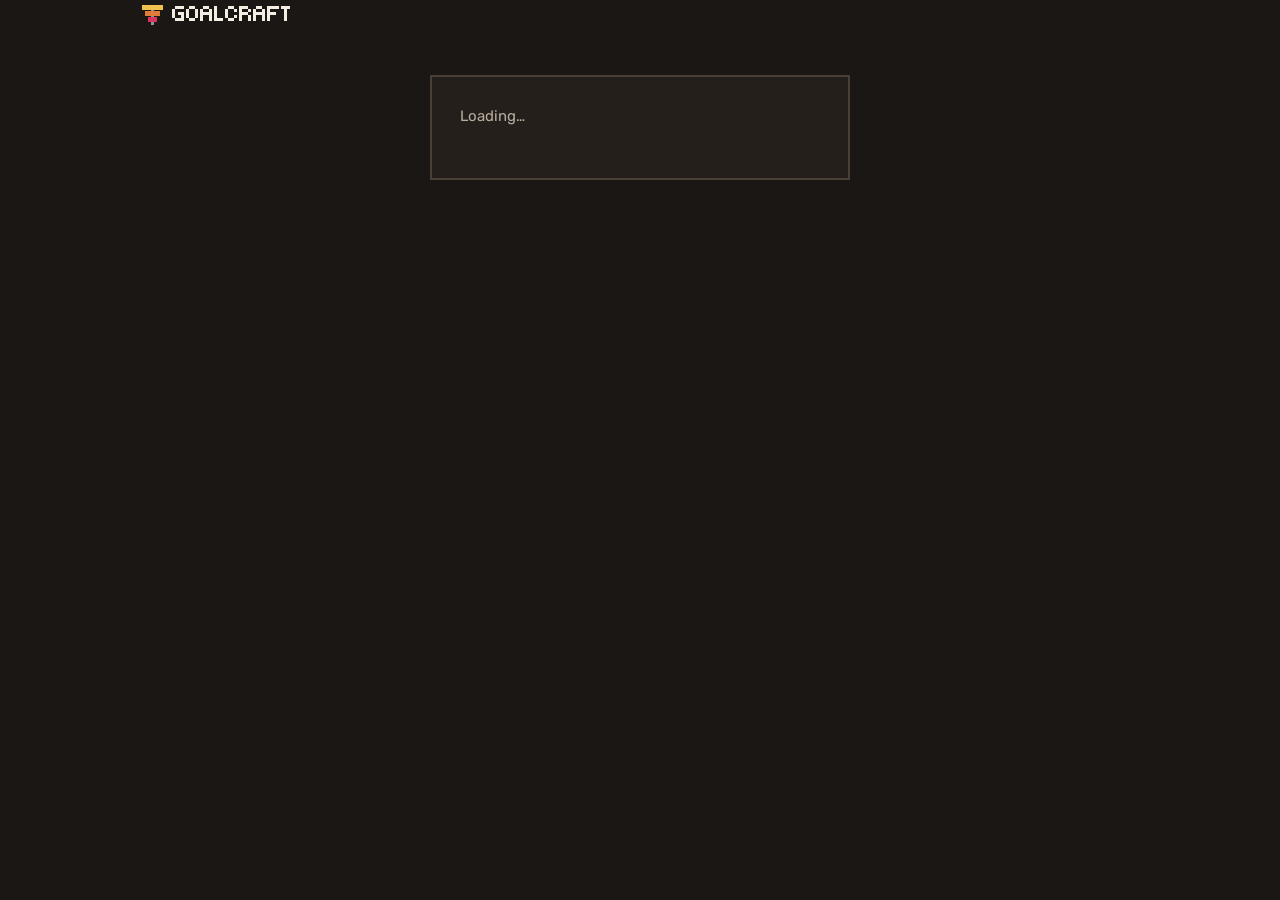
<file: oauth/consent/index.html>
<!doctype html>
<html lang="en" translate="no">
<head>
  <meta charset="utf-8">
  <!-- The site translates itself (src/i18n.js): no browser translation on top of it. -->
  <meta name="google" content="notranslate">
  <meta name="viewport" content="width=device-width, initial-scale=1">
  <link rel="icon" href="../../favicon.svg" type="image/svg+xml">
  <link rel="icon" href="../../favicon.png" sizes="32x32" type="image/png">
  <link rel="apple-touch-icon" href="../../apple-touch-icon.png">
  <title>Connect an agent — Goalcraft</title>
  <meta name="robots" content="noindex">
  <link rel="preconnect" href="https://fonts.googleapis.com">
  <link rel="preconnect" href="https://fonts.gstatic.com" crossorigin>
  <link href="https://fonts.googleapis.com/css2?family=Tiny5&family=Rubik:wght@400;500;600;700&family=Noto+Sans+SC:wght@400;500;700&family=Noto+Sans+Thai:wght@400;500;700&family=Be+Vietnam+Pro:wght@400;500;600;700&family=Noto+Sans+JP:wght@400;500;700&display=swap" rel="stylesheet">
  <link rel="stylesheet" href="../../site.css?v=5f83323d">
</head>
<body>
  <div class="wrap">
    <nav>
      <a class="logo" href="../../"><img class="mark" src="../../favicon.svg" alt="" width="24" height="24">Goalcraft</a>
    </nav>

    <div class="card" id="card">
      <p class="sub" data-i18n="consent.loading">Loading…</p>
    </div>
  </div>

  <script type="module">
    // OAuth consent: Supabase Auth sends the person here with ?authorization_id= when an agent
    // (Claude, ChatGPT, Cursor…) asks to connect to their Goalcraft.
    import { supabase, siteUrl } from '../../src/auth.js?v=5f83323d';
    import { t } from '../../src/i18n.js?v=5f83323d';

    const card = document.getElementById('card');
    const esc = s => String(s ?? '').replace(/[&<>"']/g, c => `&#${c.charCodeAt(0)};`);
    const show = html => { card.innerHTML = html; };
    const problem = text => show(`<h1>${esc(t('consent.cant'))}</h1><p class="sub">${esc(text)}</p>
      <a class="btn" href="${siteUrl('app/')}">${esc(t('consent.toGoals'))}</a>`);

    const id = new URLSearchParams(location.search).get('authorization_id');
    if (!id) problem(t('consent.noRequest'));
    else {
      const { data: { session } } = await supabase.auth.getSession();
      if (!session) {
        location.replace(siteUrl('login/') + '?next=' + encodeURIComponent(location.pathname + location.search));
      } else {
        const { data, error } = await supabase.auth.oauth.getAuthorizationDetails(id);
        if (error) problem(error.message);
        else if (data.redirect_url) location.replace(data.redirect_url); // already allowed before
        else ask(data, session.user.email);
      }
    }

    function ask(d, email) {
      const name = d.client?.name || t('consent.anApp');
      let host = '';
      try { host = new URL(d.redirect_uri).host; } catch {}
      show(`
        <h1>${esc(t('consent.h1', name))}</h1>
        <p class="sub">${esc(t('consent.wants', name, email))}</p>
        <ul class="perm">
          <li>${esc(t('consent.p1'))}</li>
          <li>${esc(t('consent.p2'))}</li>
          <li>${esc(t('consent.p3'))}</li>
        </ul>
        <p class="note">${esc(t('consent.note', host || t('consent.theApp')))}</p>
        <button class="btn primary" id="allow">${esc(t('consent.allow'))}</button>
        <button class="btn" id="deny" style="margin-top:10px">${esc(t('consent.deny'))}</button>
        <div class="msg" id="msg"></div>`);
      const decide = approve => async () => {
        card.querySelectorAll('button').forEach(b => { b.disabled = true; });
        const { data, error } = approve
          ? await supabase.auth.oauth.approveAuthorization(d.authorization_id)
          : await supabase.auth.oauth.denyAuthorization(d.authorization_id);
        if (error) {
          const msg = document.getElementById('msg');
          msg.textContent = error.message; msg.className = 'msg error';
          card.querySelectorAll('button').forEach(b => { b.disabled = false; });
        } else {
          location.replace(data.redirect_url);
          // Apps often take the redirect over (claude://, a local callback), so the browser stays on
          // this page: after a moment, say it is done instead of leaving the buttons greyed out.
          setTimeout(() => {
            card.querySelectorAll('button').forEach(b => b.remove());
            const msg = document.getElementById('msg');
            msg.textContent = t(approve ? 'consent.done' : 'consent.denied'); msg.className = 'msg ok';
          }, 2500);
        }
      };
      document.getElementById('allow').addEventListener('click', decide(true));
      document.getElementById('deny').addEventListener('click', decide(false));
    }
  </script>
</body>
</html>
</file>
<file: site.css>
/* Shared styles for the landing, sign-in and account pages. */
:root {
  --bg: #1B1714;
  --panel: #241F1B;
  --text: #F4EDE1;
  --muted: #B8AE9F;
  --border: #4A3F35;
  --accent: #F2C14E;
}
* { box-sizing: border-box; }
body { margin: 0; background: var(--bg); color: var(--text); font: 17px/1.55 "Rubik", "Noto Sans Thai", "Noto Sans SC", system-ui, sans-serif; }
a { color: inherit; }
.wrap { max-width: 1040px; margin: 0 auto; padding: 0 20px; }
nav { display: flex; align-items: center; justify-content: space-between; gap: 16px; }
.logo { font-weight: 700; font-size: 20px; text-decoration: none; }
/* The name in the pixel font of the game look, in capitals, letters set close. */
.logo { font: 400 24px 'Tiny5', monospace; text-transform: uppercase; letter-spacing: -0.04em; }
.links { display: flex; align-items: center; gap: 20px; font-size: 15px; }
.links a { color: var(--muted); text-decoration: none; white-space: nowrap; }
.links a:hover { color: var(--text); }
.links a.signin { white-space: nowrap; background: var(--accent); color: #1B1714; font-weight: 600; padding: 6px 16px; line-height: 22px; border: 2px solid var(--accent); }
.links a.signin:hover { background: #FFD866; border-color: #FFD866; color: #1B1714; }
@media (max-width: 560px) { .links { gap: 14px; } .links .wide { display: none; } .links a.signin { padding: 6px 14px; } }
.hero { padding: 48px 0 32px; text-align: center; }
h1 { font-size: clamp(32px, 6vw, 52px); line-height: 1.12; margin: 0 auto 18px; max-width: 760px; font-weight: 700; }
.lead { color: var(--muted); font-size: 19px; max-width: 640px; margin: 0 auto 28px; }
.cta { display: flex; gap: 12px; justify-content: center; flex-wrap: wrap; }
.btn { display: inline-block; padding: 12px 22px; border: 2px solid var(--border); text-decoration: none; font-weight: 600; }
.btn.primary { background: var(--accent); border-color: var(--accent); color: #1B1714; }
.btn:hover { border-color: var(--muted); }
.btn.primary:hover { background: #FFD866; border-color: #FFD866; }
.btn:disabled { opacity: 0.5; cursor: wait; }
.shot { display: block; margin: 40px auto 0; width: 100%; border: 2px solid var(--border); image-rendering: pixelated; }
/* The landing page's funnel with labels: the picture on the right, each label on the left at its
   part's height with a straight arrow to it. On a phone the labels follow the picture as a list. */
.guide { --img: 460px; position: relative; margin: 40px auto 0; max-width: 820px; }
.guide img, .guide canvas.live { display: block; width: var(--img); height: auto; margin-left: auto; border: 2px solid var(--border); }
.guide .note { position: absolute; top: calc(var(--y) * 100%); right: calc(var(--img) + 28px); width: calc(100% - var(--img) - 40px); transform: translateY(-13px); text-align: right; font-size: 15px; line-height: 1.35; color: var(--muted); }
.guide .note b { display: block; color: var(--accent); font-size: 19px; line-height: 1.35; }
.guide .note::after { content: ""; position: absolute; top: 13px; left: calc(100% + 6px); width: calc(var(--x) * var(--img) + 20px); height: 3px; margin-top: -1px; background: var(--accent); }
.guide .note::before { content: ""; position: absolute; top: calc(13px - 7px); left: calc(100% + 18px + var(--x) * var(--img)); border: 7px solid transparent; border-left: 12px solid var(--accent); border-right: 0; z-index: 1; }
@media (max-width: 720px) {
  .guide { --img: 100%; }
  .guide img, .guide canvas.live { margin: 0 auto 16px; max-width: 360px; }
  .guide .note { position: static; width: auto; transform: none; text-align: left; margin: 0 0 12px; }
  .guide .note::before, .guide .note::after { display: none; }
}
.points { display: grid; grid-template-columns: repeat(auto-fit, minmax(240px, 1fr)); gap: 16px; padding: 40px 0; }
.point { background: var(--panel); border: 2px solid var(--border); padding: 18px 20px; }
.point h3 { margin: 0 0 6px; font-size: 18px; }
.point p { margin: 0; color: var(--muted); font-size: 15px; }
footer { border-top: 2px solid var(--border); padding: 20px 0 32px; color: var(--muted); font-size: 14px; display: flex; justify-content: space-between; gap: 12px; flex-wrap: wrap; }

/* Sign-in and account pages */
.card { max-width: 420px; margin: 48px auto; background: var(--panel); border: 2px solid var(--border); padding: 28px; }
.card h1 { font-size: 28px; margin: 0 0 6px; text-align: left; }
.card .sub { color: var(--muted); margin: 0 0 22px; font-size: 15px; }
.card .btn { width: 100%; text-align: center; cursor: pointer; font: inherit; font-weight: 600; background: none; color: var(--text); }
.card .btn.primary { background: var(--accent); color: #1B1714; }
.or { display: flex; align-items: center; gap: 12px; color: var(--muted); font-size: 14px; margin: 18px 0; }
.or::before, .or::after { content: ""; flex: 1; border-top: 2px solid var(--border); }
.field { width: 100%; padding: 12px 14px; margin-bottom: 10px; background: var(--bg); border: 2px solid var(--border); color: var(--text); font: inherit; }
.field:focus { outline: none; border-color: var(--accent); }
.alt-login { display: inline-block; margin-top: 12px; color: var(--muted); font-size: 13px; }
.msg { min-height: 22px; margin-top: 14px; font-size: 14px; color: var(--muted); }
.msg.error { color: #FF6B5E; }
.msg.ok { color: #7BD88F; }
.empty { border: 2px dashed var(--border); padding: 28px; text-align: center; color: var(--muted); margin: 24px 0; }
.empty h2 { color: var(--text); font-size: 22px; margin: 0 0 8px; }
.code { display: block; background: var(--bg); border: 2px solid var(--border); padding: 10px 12px; font: 14px ui-monospace, monospace; color: var(--text); margin: 12px auto; max-width: 520px; overflow-x: auto; }

/* Text pages (privacy) */
.doc { max-width: 680px; margin: 40px auto 56px; }
.doc h1 { font-size: 36px; margin: 0 0 6px; }
.doc h2 { font-size: 20px; margin: 28px 0 8px; }
.doc p, .doc li { color: var(--muted); line-height: 1.6; }
.doc a { color: var(--accent); }
.gbtn { min-height: 44px; display: flex; justify-content: center; }
.perm { margin: 0 0 14px; padding-left: 20px; color: var(--text); font-size: 15px; }
.perm li { margin: 4px 0; }
.note { color: var(--muted); font-size: 13px; margin: 0 0 18px; }
.card .btn:disabled { opacity: 0.5; cursor: default; }

/* Pricing */
.plans { display: grid; grid-template-columns: repeat(auto-fit, minmax(260px, 1fr)); gap: 20px; max-width: 760px; margin: 0 auto; }
.plan { position: relative; background: var(--panel); border: 2px solid var(--border); padding: 26px 24px; display: flex; flex-direction: column; }
.plan.pro { border-color: var(--accent); }
.plan h2 { margin: 0 0 8px; font-size: 22px; }
.plan .price { font-size: 44px; font-weight: 700; line-height: 1.1; }
.plan .price s { color: var(--muted); font-size: 28px; font-weight: 500; margin-right: 6px; }
.plan .per { color: var(--muted); margin: 4px 0 18px; font-size: 15px; }
.plan ul { list-style: none; padding: 0; margin: 0 0 24px; flex: 1; }
.plan li { padding: 7px 0; border-top: 1px solid var(--border); font-size: 15px; }
.plan li b { color: var(--accent); }
.plan .btn { text-align: center; font: inherit; font-weight: 700; cursor: pointer; }
.plan .btn:disabled { cursor: default; opacity: 0.8; }
.billing-note { color: #F2A33C; font-size: 14px; margin: 10px 0 0; text-align: center; }
.plan .tag { position: absolute; top: -13px; right: 18px; background: var(--accent); color: #1B1714; font-size: 13px; font-weight: 700; padding: 2px 10px; }
.fineprint { text-align: center; color: var(--muted); font-size: 14px; margin: 24px auto 40px; max-width: 560px; }
.logo { display: inline-flex; align-items: center; }
.logo .mark { image-rendering: pixelated; margin-right: 8px; }

/* Language picker in the nav. */
.links select.lang { width: 3.9em; background: transparent; color: inherit; border: 1px solid var(--border); font: inherit; font-size: 14px; padding: 3px 2px; cursor: pointer; }
.links select.lang option { background: #241F1B; color: #F4EDE1; }
/* The signed-in profile: a round photo (or silhouette) and its menu of rare settings. */
.links .profile { position: relative; display: flex; }
.links .avatar { width: 34px; height: 34px; padding: 0; border-radius: 50%; border: 2px solid var(--border); background: #241F1B; color: #B8AE9F; cursor: pointer; display: flex; align-items: center; justify-content: center; overflow: hidden; }
.links .avatar:hover, .links .avatar[aria-expanded="true"] { border-color: #F2C14E; color: #F4EDE1; }
.links .avatar img { width: 100%; height: 100%; object-fit: cover; display: block; }
.profile-menu { position: absolute; right: 0; top: calc(100% + 8px); z-index: 20; min-width: 260px; background: #241F1B; border: 2px solid var(--border); padding: 12px 14px; display: flex; flex-direction: column; gap: 12px; font-size: 14px; color: #F4EDE1; text-align: left; }
.profile-menu[hidden] { display: none; }
.profile-menu .email { color: #B8AE9F; overflow: hidden; text-overflow: ellipsis; white-space: nowrap; }
.profile-menu .row { display: flex; align-items: center; justify-content: space-between; gap: 12px; cursor: pointer; }
.profile-menu .row.check { justify-content: flex-start; line-height: 1.35; }
.profile-menu .row.check input { margin: 0; accent-color: #F2C14E; cursor: pointer; flex: none; }
.links .profile-menu select.lang { width: auto; font-size: 14px; padding: 3px 4px; }
.profile-menu .row.plan-row { cursor: default; flex-direction: column; align-items: flex-start; gap: 4px; }
.links .profile-menu .row.plan-row a { color: #F2C14E; text-decoration: none; }
.links .profile-menu .row.plan-row a:hover { text-decoration: underline; }
.links .profile-menu a.signout { color: #B8AE9F; text-decoration: none; border-top: 1px solid var(--border); padding-top: 10px; }
.links .profile-menu a.signout:hover { color: #F4EDE1; }
/* Rubik has no Vietnamese letters: Vietnamese pages use Be Vietnam Pro, a font of the same shape. */
html:lang(vi) body { font-family: "Be Vietnam Pro", system-ui, sans-serif; }
/* Japanese: Noto Sans JP before the Chinese font, so kanji take their Japanese shapes. */
html:lang(ja) body { font-family: "Rubik", "Noto Sans JP", system-ui, sans-serif; }

/* The GitHub icon at the end of the footer links, level with the text. */
footer a.gh { display: inline-flex; vertical-align: -3px; }
</file>
<file: dashboard.css>
:root {
  --bg: #1B1714;
  --text: #F4EDE1;
  --muted: #B8AE9F;
  --alert: #FF6B5E;
  --panel: #2A2420;
  --border: #4A3F35;
  --font: "Rubik", "Noto Sans Thai", "Noto Sans SC", system-ui, sans-serif;
}
* { box-sizing: border-box; }
html, body { height: 100%; margin: 0; }
body {
  background: var(--bg);
  color: var(--text);
  font-family: var(--font);
  display: flex;
  flex-direction: column;
  overflow: hidden;
}
#titles {
  flex: none;
  position: relative;
  height: 44px;
  overflow: hidden;
  background: var(--bg);
}
#titles-track { position: absolute; inset: 0 auto 0 0; }
#clock {
  position: absolute;
  right: 0;
  top: 0;
  height: 100%;
  display: flex;
  align-items: center;
  padding: 0 16px 0 24px;
  background: linear-gradient(90deg, transparent, var(--bg) 20%);
  color: var(--muted);
  font-size: 14px;
}
#clock a { color: var(--text); font-weight: 600; text-decoration: none; }
#clock a:hover { text-decoration: underline; }
.col-title {
  position: absolute;
  top: 0;
  height: 100%;
  display: flex;
  align-items: center;
  justify-content: center;
  gap: 8px;
  font-size: 19px;
  font-weight: 600;
  cursor: grab;
  user-select: none;
  touch-action: none;
  background-size: 100% 100%;
  image-rendering: pixelated;
  text-shadow: 0 1px 0 #000, 0 0 6px rgba(0, 0, 0, 0.8);
}
#titles-track.dragging .col-title { cursor: grabbing; }
.badge.warn { background: #F2A33C; color: #1B1714; }
.badge {
  min-width: 20px;
  height: 20px;
  padding: 0 6px;
  border-radius: 10px;
  background: var(--alert);
  color: #fff;
  font-size: 13px;
  line-height: 20px;
  text-align: center;
}
#scroller {
  flex: 1;
  min-height: 0;
  overflow: auto;
  display: flex;
  align-items: flex-start;
}
#scroller.fits { justify-content: center; }
/* Always show the horizontal scrollbar (macOS hides overlay scrollbars by default). */
@supports (-moz-appearance: none) { #scroller { scrollbar-color: #6B5A48 #241F1B; } }
#scroller::-webkit-scrollbar { height: 12px; width: 12px; }
#scroller::-webkit-scrollbar-track { background: #241F1B; }
#scroller::-webkit-scrollbar-thumb { background: #6B5A48; border: 2px solid #241F1B; }
#scroller::-webkit-scrollbar-thumb:hover { background: #8A745C; }
#scene { display: block; flex: none; image-rendering: pixelated; touch-action: pan-x pan-y; }
#scene[hidden], #titles[hidden] { display: none; }
/* What a tank holds, next to the cursor while it hovers the tank. */
#tip {
  position: fixed;
  z-index: 9;
  pointer-events: none;
  background: var(--panel);
  border: 2px solid var(--border);
  padding: 4px 8px;
  font-size: 13px;
  white-space: nowrap;
}
#tip[hidden] { display: none; }
#pop {
  position: fixed;
  z-index: 10;
  width: min(360px, calc(100vw - 16px));  /* wide enough for both answer buttons side by side, also in Russian */
  background: var(--panel);
  border: 2px solid var(--border);
  padding: 12px 14px;
  font-size: 14px;
  line-height: 1.45;
  /* Several questions can be taller than the screen: the popup scrolls. */
  max-height: calc(100vh - 16px);
  max-height: calc(100dvh - 16px);
  overflow-y: auto;
  overscroll-behavior: contain;
}
#pop p { margin: 8px 0 12px; }
#pop .close {
  position: absolute;
  top: 4px;
  right: 6px;
  width: 28px;
  height: 28px;
  border: 0;
  background: none;
  color: var(--muted);
  font: 22px/1 var(--font);
  cursor: pointer;
}
#pop .close:hover { color: var(--text); }
.pop-title { padding-right: 24px; }
.pop-title { font-size: 16px; font-weight: 600; display: flex; align-items: center; gap: 8px; }
.pop-sub { color: var(--muted); margin-top: 4px; }
#pop .pop-note { color: var(--muted); font-size: 13px; margin: -4px 0 12px; }
#pop .pop-note.warn { color: #F2A33C; margin-top: 4px; }
.pop-sub .run, .run-row .run { color: #9FE870; }
.btn {
  display: inline-block;
  margin-top: 4px;
  padding: 6px 12px;
  border: 2px solid var(--border);
  color: var(--text);
  text-decoration: none;
}
.btn:hover { background: #3A322B; }
.btn.primary { background: #D97757; border-color: #D97757; color: #fff; }
#pop textarea {
  width: 100%;
  margin: 0 0 8px;
  padding: 8px;
  background: var(--bg);
  border: 2px solid var(--border);
  color: var(--text);
  font: 14px/1.4 var(--font);
  resize: vertical;
}
#pop textarea:focus { outline: none; border-color: var(--muted); }
#pop button.btn { font: inherit; cursor: pointer; background: none; }
#pop button.btn.primary { background: #D97757; }
#pop button.btn:disabled { opacity: 0.5; cursor: default; }
#pop .ask + .ask { border-top: 1px solid var(--border); margin-top: 10px; padding-top: 4px; }
#pop .ask-buttons { display: flex; flex-wrap: wrap; gap: 8px; margin-bottom: 4px; }
#pop details.runs { margin-top: 12px; border-top: 1px solid var(--border); padding-top: 8px; font-size: 13px; }
#pop details.runs summary { cursor: pointer; color: var(--muted); }
#pop details.runs summary:hover { color: var(--text); }
#pop .runs-list { margin-top: 6px; max-height: 220px; overflow-y: auto; }
#pop .run-row { display: grid; grid-template-columns: auto auto 1fr; gap: 10px; padding: 3px 0; }
#pop .run-row .at, #pop .run-row .took { color: var(--muted); white-space: nowrap; }
.pop-msg { color: var(--alert); margin-top: 6px; }
#clock .who { margin-left: 4px; }
#clock button { background: none; border: 0; color: var(--muted); font: inherit; cursor: pointer; padding: 0 0 0 10px; text-decoration: underline; }
#clock button:hover { color: var(--text); }

/* No funnels yet: how to connect an agent. */
.connect { margin: 48px auto; max-width: 620px; padding: 0 20px; line-height: 1.55; }
.connect h1 { font-size: 30px; margin: 0 0 8px; }
.connect p { color: var(--muted); margin: 0 0 14px; }
.connect h2 { font-size: 17px; margin: 22px 0 6px; }
.connect code, .connect pre {
  font: 13px/1.5 ui-monospace, SFMono-Regular, Menlo, monospace;
  background: var(--panel);
  border: 2px solid var(--border);
}
.connect code { padding: 1px 6px; }
.connect pre { padding: 10px 12px; overflow-x: auto; white-space: pre-wrap; overflow-wrap: anywhere; margin: 0 0 8px; }
.connect a { color: #F2C14E; }

/* Site header, the same as on the landing page. */
.sitebar {
  flex: none;
  display: flex;
  align-items: center;
  justify-content: space-between;
  gap: 16px;
  /* The same width as the header on the landing page, as tall as its button. */
  padding: 0 max(20px, calc((100% - 1000px) / 2));
}
.sitebar .logo { font: 400 24px 'Tiny5', monospace; text-transform: uppercase; letter-spacing: -0.04em; text-decoration: none; color: var(--text); }
.sitebar .links { display: flex; align-items: center; gap: 20px; font-size: 15px; }
.sitebar .links a { color: var(--muted); text-decoration: none; white-space: nowrap; }
.sitebar .links a:hover, .sitebar .links a.here { color: var(--text); }
.sitebar .links a.signin { white-space: nowrap; background: #F2C14E; color: #1B1714; font-weight: 600; padding: 6px 16px; line-height: 22px; border: 2px solid #F2C14E; }
.sitebar .links a.signin:hover { background: #FFD866; border-color: #FFD866; }
@media (max-width: 560px) { .sitebar .links { gap: 14px; } .sitebar .links .wide { display: none; } .sitebar .links a.signin { padding: 4px 12px; } }
.sitebar .sitebar .logo { display: inline-flex; align-items: center; }
.sitebar .logo .mark { image-rendering: pixelated; margin-right: 8px; }
.copybox { position: relative; margin: 0 0 8px; }
.copybox pre { margin: 0; padding-right: 48px; }
.copybox .copy {
  position: absolute; top: 6px; right: 6px; display: flex; padding: 5px;
  background: var(--panel); border: 2px solid var(--border); color: var(--muted); cursor: pointer;
}
.copybox .copy:hover { border-color: var(--muted); color: var(--text); }
/* A plain scrolling page inside the dashboard layout (connect). */
.page { flex: 1; overflow: auto; display: flex; flex-direction: column; }
.page .connect { width: 100%; box-sizing: border-box; }
/* Site footer, the same as on the landing page: at the end of a page, under the board in the demo. */
.sitefoot {
  flex: none; margin: auto max(20px, calc((100% - 1000px) / 2)) 0; padding: 14px 0 18px;
  border-top: 2px solid var(--border); color: var(--muted); font-size: 14px;
  display: flex; justify-content: space-between; gap: 6px 12px; flex-wrap: wrap;
}
.sitefoot a { color: inherit; }
body > .sitefoot { padding: 10px 0 12px; font-size: 13px; }
.sitebar .refresh {
  display: inline-flex; align-items: center; gap: 6px; padding: 4px 10px;
  background: none; border: 2px solid var(--border); color: var(--text); font: 500 13px var(--font); text-decoration: none; cursor: pointer;
}

.sitebar .refresh:hover { border-color: var(--muted); }

.sitebar .refresh:disabled { opacity: 0.5; cursor: default; }

.sitebar .refresh:disabled svg { animation: spin 0.8s linear infinite; }
@keyframes spin { to { transform: rotate(360deg); } }

.sitebar .updated { color: var(--muted); font-size: 13px; white-space: nowrap; }
#clock:empty { display: none; }

/* Language picker in the nav. */
.links select.lang { width: 3.9em; background: transparent; color: inherit; border: 1px solid var(--border); font: inherit; font-size: 14px; padding: 3px 2px; cursor: pointer; }
.links select.lang option { background: #241F1B; color: #F4EDE1; }
/* The signed-in profile: a round photo (or silhouette) and its menu of rare settings. */
.links .profile { position: relative; display: flex; }
.links .avatar { width: 34px; height: 34px; padding: 0; border-radius: 50%; border: 2px solid var(--border); background: #241F1B; color: #B8AE9F; cursor: pointer; display: flex; align-items: center; justify-content: center; overflow: hidden; }
.links .avatar:hover, .links .avatar[aria-expanded="true"] { border-color: #F2C14E; color: #F4EDE1; }
.links .avatar img { width: 100%; height: 100%; object-fit: cover; display: block; }
.profile-menu { position: absolute; right: 0; top: calc(100% + 8px); z-index: 20; min-width: 260px; background: #241F1B; border: 2px solid var(--border); padding: 12px 14px; display: flex; flex-direction: column; gap: 12px; font-size: 14px; color: #F4EDE1; text-align: left; }
.profile-menu[hidden] { display: none; }
.profile-menu .email { color: #B8AE9F; overflow: hidden; text-overflow: ellipsis; white-space: nowrap; }
.profile-menu .row { display: flex; align-items: center; justify-content: space-between; gap: 12px; cursor: pointer; }
.profile-menu .row.check { justify-content: flex-start; line-height: 1.35; }
.profile-menu .row.check input { margin: 0; accent-color: #F2C14E; cursor: pointer; flex: none; }
.links .profile-menu select.lang { width: auto; font-size: 14px; padding: 3px 4px; }
/* The plan, and under it the link to pay or manage the subscription. */
.profile-menu .row.plan-row { cursor: default; flex-direction: column; align-items: flex-start; gap: 4px; }
.links .profile-menu .row.plan-row a { color: #F2C14E; text-decoration: none; }
.links .profile-menu .row.plan-row a:hover { text-decoration: underline; }
.links .profile-menu a.signout { color: #B8AE9F; text-decoration: none; border-top: 1px solid var(--border); padding-top: 10px; }
.links .profile-menu a.signout:hover { color: #F4EDE1; }
/* Rubik has no Vietnamese letters: Vietnamese pages use Be Vietnam Pro, a font of the same shape. */
html:lang(vi) { --font: "Be Vietnam Pro", system-ui, sans-serif; }
/* Japanese: Noto Sans JP before the Chinese font, so kanji take their Japanese shapes. */
html:lang(ja) { --font: "Rubik", "Noto Sans JP", system-ui, sans-serif; }
/* An agent's short reply to the person's answer: a note over its head in the board's own style
   (the popups' dark panel and border, square corners), the text and a ×. */
.agent-note { position: fixed; z-index: 5; transform: translateY(calc(-100% - 6px)); max-width: 210px; background: var(--panel); color: var(--text); border: 2px solid var(--border); font: 500 13px/1.35 var(--font); padding: 6px 24px 7px 10px; pointer-events: auto; }
/* The tail: a small square step down from the border to the agent, pixel style. */
.agent-note::before, .agent-note::after { content: ""; position: absolute; left: var(--tail, 50%); }
.agent-note::before { bottom: -8px; width: 8px; height: 6px; margin-left: -4px; background: var(--border); }
.agent-note::after { bottom: -4px; width: 4px; height: 2px; margin-left: -2px; background: var(--panel); }
.agent-note button { position: absolute; top: 3px; right: 4px; background: none; border: 0; color: var(--muted); font: 16px/1 var(--font); cursor: pointer; padding: 2px 3px; }
.agent-note button:hover { color: var(--text); }
.agent-note[hidden] { display: none; }
/* On a phone the refresh button stays, as an icon only. */
@media (max-width: 560px) { .sitebar .refresh { padding: 4px 7px; } }

/* The pickaxe striking a rock, centred while the board loads. Appears only if loading takes a
   moment, and goes once the board is drawn (body.ready). */
.loader {
  position: fixed; inset: 0; display: flex; align-items: center; justify-content: center;
  pointer-events: none; opacity: 0; animation: loader-in 0.2s 0.25s forwards;
}
body.ready .loader { display: none; }
@keyframes loader-in { to { opacity: 1; } }
.loader svg { image-rendering: pixelated; }
.loader .pick { transform-origin: 13.5px 13.5px; animation: pick-swing 0.6s steps(1) infinite; }
.loader .spark { opacity: 0; animation: pick-spark 0.6s steps(1) infinite; }
/* Two pixel frames, as on the board: raised, then down on the rock with sparks. */
@keyframes pick-swing { 0% { transform: rotate(-90deg); } 50% { transform: none; } }
@keyframes pick-spark { 50% { opacity: 1; } 80% { opacity: 0; } }
@media (prefers-reduced-motion: reduce) { .loader .pick, .loader .spark { animation: none; } }

/* The GitHub icon at the end of the footer links, level with the text. */
footer a.gh { display: inline-flex; vertical-align: -3px; }
</file>
<file: deck/deck.css>
/* The pitch deck: one full-screen slide per section, each on one of the dashboard themes. */
:root { --text: #F4EDE1; --muted: #D8CFC2; --accent: #F2C14E; --panel: rgba(20, 16, 13, 0.82); --border: #4A3F35; }
* { box-sizing: border-box; }
html { scroll-snap-type: y mandatory; }
body { margin: 0; background: #1B1714; color: var(--text); font: 20px/1.5 "Rubik", system-ui, sans-serif; }
a { color: inherit; }
.slide { position: relative; min-height: 100vh; min-height: 100svh; display: flex; flex-direction: column; align-items: center; justify-content: center; padding: 48px 24px; scroll-snap-align: start; overflow: hidden; }
.slide canvas.bg { position: absolute; inset: 0; width: 100%; height: 100%; image-rendering: pixelated; z-index: 0; }
.body { position: relative; z-index: 1; max-width: 900px; width: 100%; background: var(--panel); border: 3px solid var(--border); padding: 36px 44px; }
.body.wide { width: auto; max-width: 96vw; padding: 24px 28px; }
.slide canvas.work { position: relative; z-index: 1; image-rendering: pixelated; align-self: center; margin-top: -3px; }
.body.center { text-align: center; max-width: 760px; }
.kicker { margin: 0 0 6px; color: var(--accent); font-weight: 700; text-transform: uppercase; letter-spacing: 0.08em; font-size: 15px; }
h1 { font-size: clamp(48px, 9vw, 88px); line-height: 1; margin: 12px 0 18px; }
h1.brand { font: 400 clamp(48px, 9vw, 96px)/1 'Tiny5', monospace; text-transform: uppercase; letter-spacing: -0.04em; }
h2 { font-size: clamp(28px, 4vw, 44px); line-height: 1.15; margin: 0 0 22px; }
.lead { font-size: clamp(22px, 3vw, 30px); margin: 0 0 22px; }
.meta { color: var(--muted); margin: 0; font-size: 18px; }
.meta.by { margin-top: 10px; color: var(--text); font-weight: 600; }
.logo-mark { image-rendering: pixelated; height: 0.86em; width: auto; vertical-align: -0.06em; margin-right: 0.18em; }
ul.big { margin: 0; padding-left: 1.1em; font-size: clamp(19px, 2.2vw, 24px); }
ul.big li { margin: 10px 0; }
ul.big b { color: var(--accent); }
/* Bullets drawn as pixel icons from the board (src/deck.js). */
ul.icons { list-style: none; padding: 0; }
ul.icons li { display: flex; align-items: center; gap: 18px; margin: 16px 0; }
ul.icons canvas { flex: none; width: 72px; height: 64px; image-rendering: pixelated; }
.chips { display: flex; flex-wrap: wrap; gap: 12px; }
.chips span { border: 2px solid var(--accent); padding: 8px 16px; font-weight: 600; font-size: clamp(18px, 2vw, 22px); }
ol.steps { list-style: none; margin: 0; padding: 0; display: grid; grid-template-columns: repeat(auto-fit, minmax(190px, 1fr)); gap: 14px; counter-reset: step; }
ol.steps li { border: 2px solid var(--border); padding: 14px 16px; font-size: 17px; color: var(--muted); counter-increment: step; }
ol.steps b { display: block; color: var(--text); font-size: 21px; margin-bottom: 4px; }
ol.steps b::before { content: counter(step) ". "; color: var(--accent); }
/* What you see: the labelled funnel picture, as tall as the screen allows. */
.guide-shot { display: block; height: calc(100vh - 220px); height: calc(100svh - 220px); min-height: 320px; width: auto; max-width: 100%; margin: 0 auto; }
@media (max-width: 760px) { .guide-shot { height: auto; width: 100%; } }
.cta { margin: 26px 0 0; }
/* It's real: the text beside a phone showing the live demo (an iframe at 375×771, scaled down to fill the frame). */
.body.wide-real { max-width: 1120px; }
.real { display: flex; gap: 36px; align-items: center; }
.real > div:first-child { flex: 1; }
.phone { flex: none; width: 260px; height: 513px; border: 10px solid #0E0C0B; border-radius: 30px; overflow: hidden; background: #1B1714; box-shadow: 0 0 0 2px #4A3F35; }
.phone iframe { width: 375px; height: 771px; border: 0; transform: scale(0.64); transform-origin: 0 0; }
.btn { display: inline-block; background: var(--accent); color: #1B1714; font-weight: 700; text-decoration: none; padding: 12px 24px; border: 2px solid var(--accent); }
.btn:hover { background: #FFD866; }
#counter { position: fixed; right: 16px; bottom: 12px; color: var(--muted); font-size: 14px; z-index: 2; text-shadow: 0 1px 2px #000; }
@media (max-width: 760px) {
  .body { padding: 24px 20px; }
  .real { flex-direction: column; }
}
@media print {
  html { scroll-snap-type: none; }
  .slide { min-height: 100vh; break-after: page; }
  #counter { display: none; }
}
</file>
